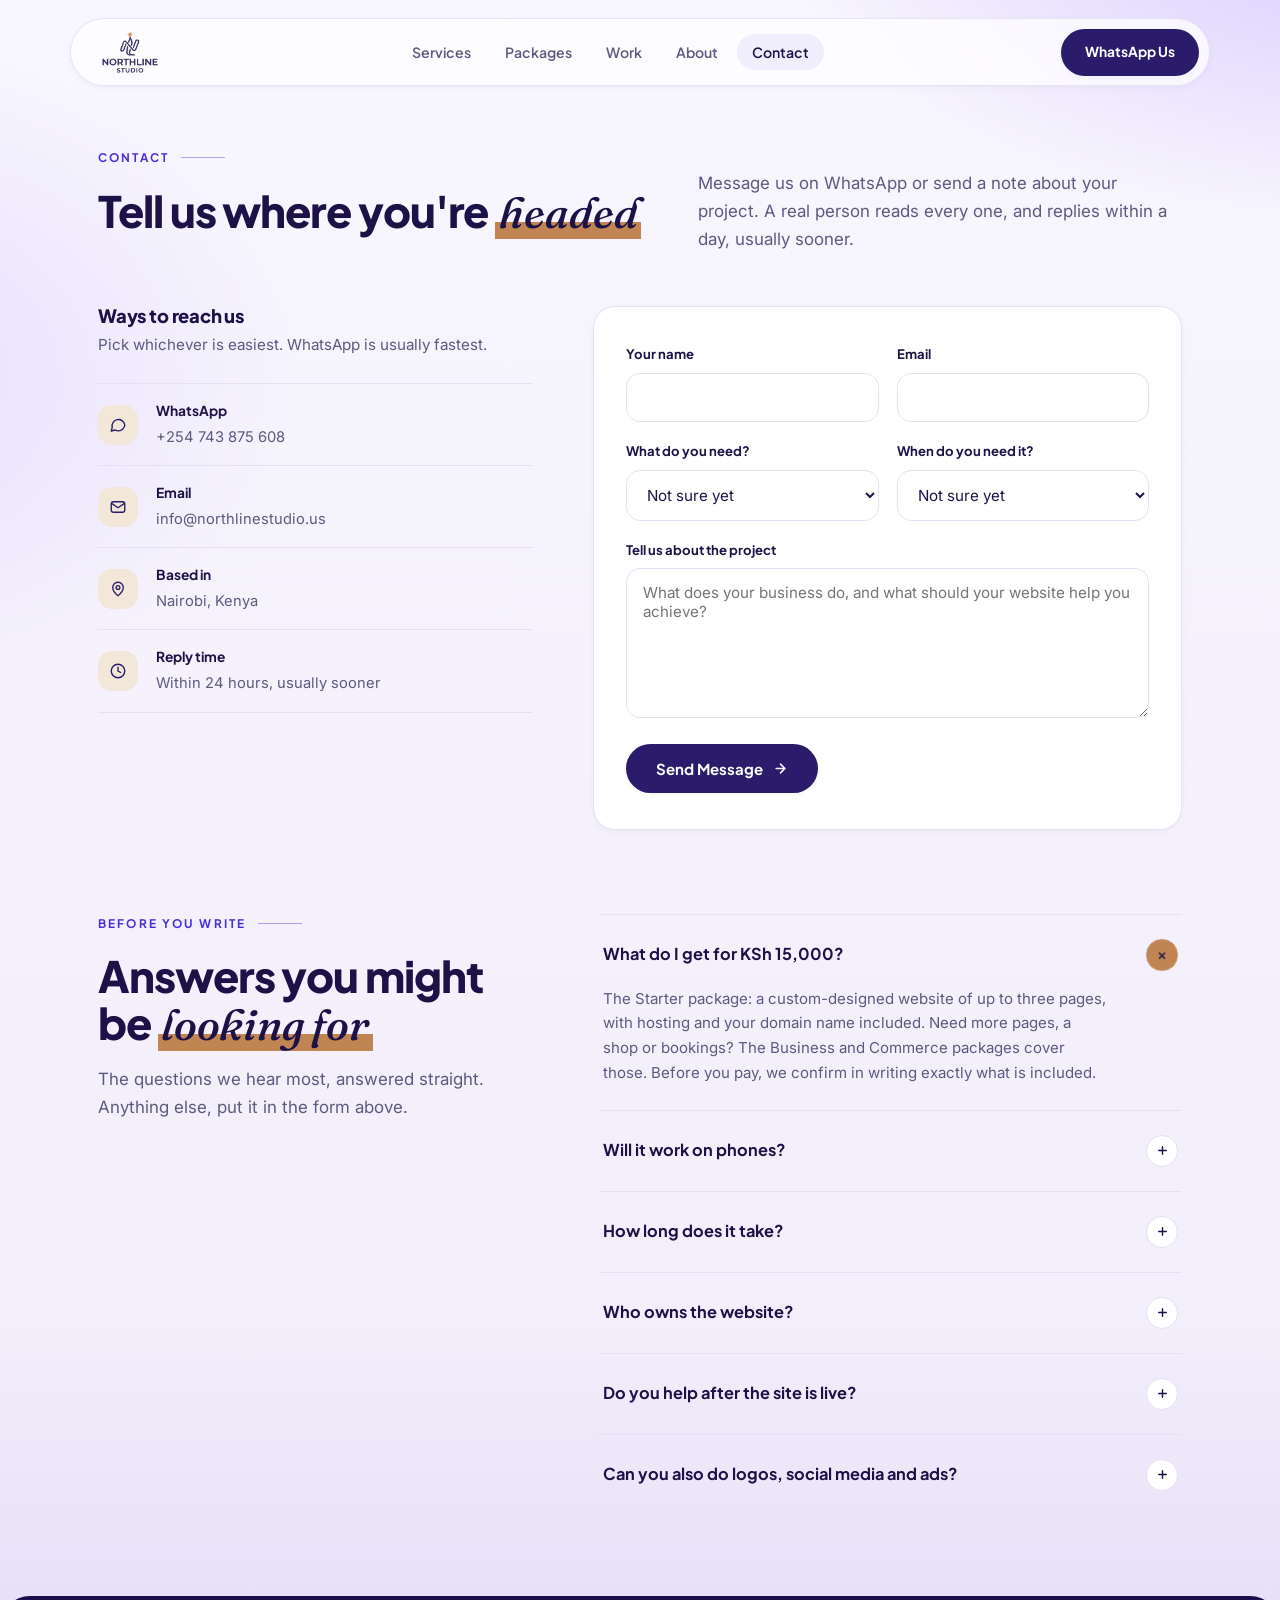
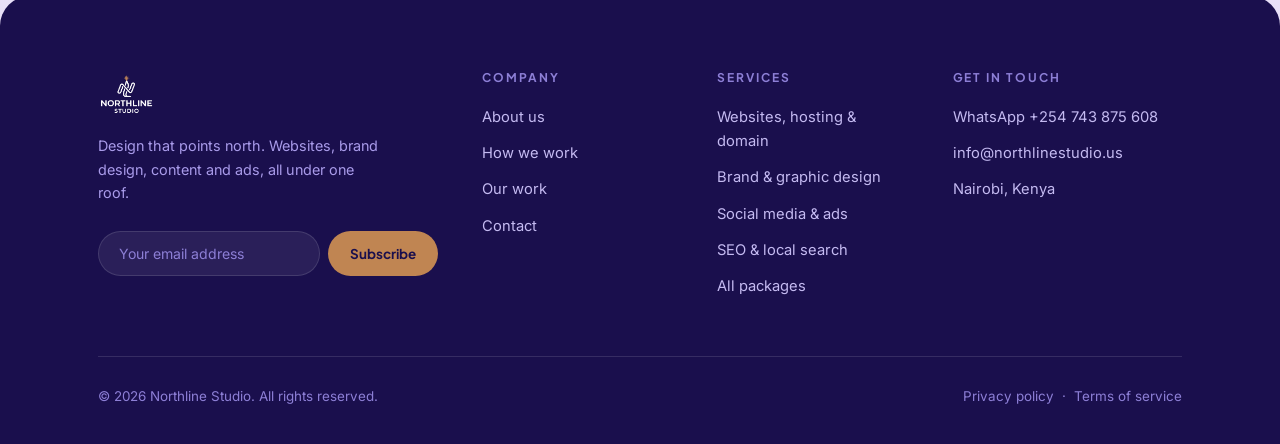
<file: contact.html>
<!DOCTYPE html>
<html lang="en">
<head>
<script>document.documentElement.className+=' js';</script>
<meta charset="UTF-8">
<meta name="viewport" content="width=device-width, initial-scale=1.0">
<title>Contact | Northline Studio</title>
<meta name="description" content="Message Northline Studio on WhatsApp or send us a note about your website or project. A real person reads every message.">
<meta name="theme-color" content="#3E3768">
<link rel="canonical" href="https://northlinestudio.us/contact.html">

<meta property="og:type" content="website">
<meta property="og:locale" content="en_KE">
<meta property="og:title" content="Contact | Northline Studio">
<meta property="og:description" content="Message Northline Studio on WhatsApp or send us a note about your website or project. A real person reads every message.">
<meta property="og:url" content="https://northlinestudio.us/contact.html">
<meta property="og:image" content="https://northlinestudio.us/assets/img/icon-512.png">
<meta property="og:site_name" content="Northline Studio">
<meta name="twitter:card" content="summary_large_image">
<meta name="twitter:title" content="Contact | Northline Studio">
<meta name="twitter:description" content="Message Northline Studio on WhatsApp or send us a note about your website or project. A real person reads every message.">
<meta name="twitter:image" content="https://northlinestudio.us/assets/img/icon-512.png">

<script type="application/ld+json">
{
  "@context": "https://schema.org",
  "@type": "ProfessionalService",
  "@id": "https://northlinestudio.us/#organization",
  "name": "Northline Studio",
  "url": "https://northlinestudio.us/",
  "logo": {
    "@type": "ImageObject",
    "url": "https://northlinestudio.us/assets/img/icon-512.png",
    "width": 512,
    "height": 512
  },
  "image": "https://northlinestudio.us/assets/img/icon-512.png",
  "description": "Northline Studio builds professional websites for businesses in Kenya: website, hosting and domain for KSh 15,000. Plus branding, social media and ads, from one senior studio in Nairobi.",
  "slogan": "Design that points north",
  "email": "info@northlinestudio.us",
  "priceRange": "KSh",
  "telephone": "+254743875608",  "address": {
    "@type": "PostalAddress",
    "addressLocality": "Nairobi",
    "addressRegion": "Nairobi",
    "addressCountry": "KE"
  },
  "geo": {
    "@type": "GeoCoordinates",
    "latitude": "-1.2921",
    "longitude": "36.8219"
  },
  "areaServed": [ { "@type": "City", "name": "Nairobi" }, { "@type": "Country", "name": "Kenya" } ],
  "knowsAbout": ["Web design", "Web development", "Brand design", "Logo design", "Social media marketing", "SEO", "Paid advertising"]}
</script>
<link rel="icon" type="image/png" href="assets/img/favicon.png">
<link rel="apple-touch-icon" href="assets/img/apple-touch-icon.png">
<link rel="manifest" href="manifest.webmanifest">
<link rel="preconnect" href="https://fonts.googleapis.com">
<link rel="preconnect" href="https://fonts.gstatic.com" crossorigin>
<link href="https://fonts.googleapis.com/css2?family=Plus+Jakarta+Sans:wght@400;500;600;700;800&family=Fraunces:ital,opsz,wght@1,9..144,400;1,9..144,500&family=Inter:wght@400;500;600&display=swap" rel="stylesheet">
<link rel="stylesheet" href="assets/css/style.css?v=15">
</head>
<body>

<!-- ============================ NAV ============================ -->
<header>
  <div class="nav-shell">
    <nav class="nav">
      <a class="logo" href="index.html"><img src="assets/img/logo.png" alt="Northline Studio"></a>
      <ul class="nav-links" id="navLinks">
                <li><a href="services.html">Services</a></li>
                <li><a href="packages.html">Packages</a></li>
                <li><a href="work.html">Work</a></li>
                <li><a href="about.html">About</a></li>
                <li><a href="contact.html" class="active">Contact</a></li>
              </ul>
      <div class="nav-right">
        <a class="btn btn-dark nav-cta-desktop" href="https://wa.me/254743875608?text=Hi%20Northline%20Studio%2C%20I%20would%20like%20a%20website%20for%20my%20business.">WhatsApp Us</a>
        <button class="menu-toggle" id="menuToggle" aria-label="Open menu" aria-expanded="false" aria-controls="mobileMenu">
          <svg viewBox="0 0 24 24" fill="none" stroke="currentColor" stroke-width="2" stroke-linecap="round"><line x1="4" y1="7" x2="20" y2="7"/><line x1="4" y1="12" x2="20" y2="12"/><line x1="4" y1="17" x2="14" y2="17"/></svg>
        </button>
      </div>
    </nav>
  </div>
</header>

<!-- ==================== MOBILE MENU (premium slide-in) ==================== -->
<div class="m-backdrop" id="mBackdrop" hidden></div>
<aside class="m-menu" id="mobileMenu" aria-hidden="true" aria-label="Site menu">
  <div class="m-menu__top">
    <a class="logo" href="index.html" aria-label="Northline Studio home"><img src="assets/img/logo.png" alt="Northline Studio"></a>
    <button class="m-menu__close" id="menuClose" aria-label="Close menu">
      <svg viewBox="0 0 24 24"><path d="M6 6l12 12M18 6L6 18"/></svg>
    </button>
  </div>
  <nav class="m-menu__nav" aria-label="Primary">
    <a href="index.html"><span>Home</span><svg viewBox="0 0 24 24"><path d="M9 6l6 6-6 6"/></svg></a>
        <a href="services.html"><span>Services</span><svg viewBox="0 0 24 24"><path d="M9 6l6 6-6 6"/></svg></a>
        <a href="packages.html"><span>Packages</span><svg viewBox="0 0 24 24"><path d="M9 6l6 6-6 6"/></svg></a>
        <a href="work.html"><span>Work</span><svg viewBox="0 0 24 24"><path d="M9 6l6 6-6 6"/></svg></a>
        <a href="about.html"><span>About</span><svg viewBox="0 0 24 24"><path d="M9 6l6 6-6 6"/></svg></a>
        <a href="contact.html" class="active" aria-current="page"><span>Contact</span><svg viewBox="0 0 24 24"><path d="M9 6l6 6-6 6"/></svg></a>
      </nav>
  <div class="m-menu__foot">
    <a class="btn btn-dark m-menu__cta" href="https://wa.me/254743875608?text=Hi%20Northline%20Studio%2C%20I%20would%20like%20a%20website%20for%20my%20business.">WhatsApp Us</a>
    <a class="m-menu__mail" href="mailto:info@northlinestudio.us">info@northlinestudio.us</a>
  </div>
</aside>
<script>
(function(){
  var t=document.getElementById('menuToggle'), m=document.getElementById('mobileMenu'),
      b=document.getElementById('mBackdrop'), c=document.getElementById('menuClose');
  if(!t||!m||!b) return;
  function openMenu(){
    b.hidden=false;
    requestAnimationFrame(function(){ b.classList.add('show'); m.classList.add('open'); });
    document.body.classList.add('menu-open');
    t.setAttribute('aria-expanded','true'); m.setAttribute('aria-hidden','false');
    var f=m.querySelector('.m-menu__nav a'); if(f) f.focus();
  }
  function closeMenu(){
    m.classList.remove('open'); b.classList.remove('show');
    document.body.classList.remove('menu-open');
    t.setAttribute('aria-expanded','false'); m.setAttribute('aria-hidden','true');
    setTimeout(function(){ if(!m.classList.contains('open')) b.hidden=true; }, 420);
    t.focus();
  }
  t.addEventListener('click', openMenu);
  c.addEventListener('click', closeMenu);
  b.addEventListener('click', closeMenu);
  Array.prototype.forEach.call(m.querySelectorAll('a'), function(a){ a.addEventListener('click', closeMenu); });
  document.addEventListener('keydown', function(e){ if(e.key==='Escape' && m.classList.contains('open')) closeMenu(); });
})();
</script>

<main id="top">

  <!-- ============================ CONTACT ============================ -->
  <section class="wrap">
    <div class="sec-head split reveal in">
      <div>
        <span class="eyebrow">Contact</span>
        <h2>Tell us where you're <span class="accent underlined">headed</span></h2>
      </div>
      <p class="lead">Message us on WhatsApp or send a note about your project. A real person reads every one, and replies within a day, usually sooner.</p>
    </div>

    <div class="contact-grid">
      <div class="reveal in">
        <h3 style="margin-bottom:6px">Ways to reach us</h3>
        <p class="lead" style="font-size:.95rem">Pick whichever is easiest. WhatsApp is usually fastest.</p>
        <ul class="contact-ways">
                    <li>
            <span class="icon"><svg viewBox="0 0 24 24" fill="none" stroke="currentColor" stroke-width="1.8" stroke-linecap="round" stroke-linejoin="round"><path d="M21 11.5a8.4 8.4 0 0 1-8.5 8.3c-1.5 0-3-.4-4.2-1.1L3 20l1.3-5A8.4 8.4 0 1 1 21 11.5z"/></svg></span>
            <div><b>WhatsApp</b><a href="https://wa.me/254743875608?text=Hi%20Northline%20Studio%2C%20I%20would%20like%20a%20website%20for%20my%20business." rel="noopener">+254 743 875 608</a></div>
          </li>
                    <li>
            <span class="icon"><svg viewBox="0 0 24 24" fill="none" stroke="currentColor" stroke-width="1.8" stroke-linejoin="round"><rect x="3" y="5" width="18" height="14" rx="3"/><polyline points="4 7.5 12 13 20 7.5"/></svg></span>
            <div><b>Email</b><a href="mailto:info@northlinestudio.us">info@northlinestudio.us</a></div>
          </li>
          <li>
            <span class="icon"><svg viewBox="0 0 24 24" fill="none" stroke="currentColor" stroke-width="1.8" stroke-linejoin="round"><path d="M12 21s-7-5.6-7-11a7 7 0 0 1 14 0c0 5.4-7 11-7 11z"/><circle cx="12" cy="10" r="2.5"/></svg></span>
            <div><b>Based in</b><span class="val">Nairobi, Kenya</span></div>
          </li>
          <li>
            <span class="icon"><svg viewBox="0 0 24 24" fill="none" stroke="currentColor" stroke-width="1.8" stroke-linecap="round"><circle cx="12" cy="12" r="9"/><polyline points="12 7 12 12 15.5 14"/></svg></span>
            <div><b>Reply time</b><span class="val">Within 24 hours, usually sooner</span></div>
          </li>
        </ul>
      </div>

      <div class="contact-card reveal in d1">
        
                <form id="enquiry-form" action="contact.html" data-whatsapp="254743875608">
          <p class="hp" aria-hidden="true">
            <label>Leave this field empty <input type="text" name="company_website" tabindex="-1" autocomplete="off"></label>
          </p>
          <div class="form-grid">
            <div class="field">
              <label for="f-name">Your name</label>
              <input id="f-name" name="name" type="text" required value="">
            </div>
            <div class="field">
              <label for="f-email">Email</label>
              <input id="f-email" name="email" type="email" required value="">
            </div>
            <div class="field">
              <label for="f-service">What do you need?</label>
              <select id="f-service" name="service">
                <option value="">Not sure yet</option>
                                <option>Brand &amp; Graphic Design</option>
                                <option>Websites, Hosting &amp; Domain</option>
                                <option>SEO &amp; Local Search</option>
                                <option>Paid Advertising</option>
                                <option>Content &amp; Video</option>
                                <option>Marketing Strategy</option>
                                <option>Social Media Marketing</option>
                                <option>Email &amp; SMS</option>
                                <option>A package</option>
              </select>
            </div>
            <div class="field">
              <label for="f-timing">When do you need it?</label>
              <select id="f-timing" name="timing">
                <option value="">Not sure yet</option>
                                <option>As soon as possible</option>
                                <option>Within a month</option>
                                <option>Just exploring</option>
                              </select>
            </div>
            <div class="field full">
              <label for="f-message">Tell us about the project</label>
              <textarea id="f-message" name="message" required placeholder="What does your business do, and what should your website help you achieve?"></textarea>
            </div>
            <div class="full">
              <button class="btn btn-dark" type="submit">
                Send Message
                <svg width="15" height="15" viewBox="0 0 24 24" fill="none" stroke="currentColor" stroke-width="2.4" stroke-linecap="round" stroke-linejoin="round"><line x1="5" y1="12" x2="19" y2="12"/><polyline points="12 5 19 12 12 19"/></svg>              </button>
            </div>
          </div>
        </form>
              </div>
    </div>
  </section>

  <!-- ============================ FAQ ============================ -->
  <section class="wrap">
    <div class="faq-grid">
      <div class="faq-side reveal">
        <span class="eyebrow">Before you write</span>
        <h2>Answers you might be <span class="accent underlined">looking for</span></h2>
        <p class="lead">The questions we hear most, answered straight. Anything else, put it in the form above.</p>
      </div>
      <div class="faq reveal d1">
                <details open>
          <summary>What do I get for KSh 15,000?            <span class="plus"><svg viewBox="0 0 24 24" fill="none" stroke="currentColor" stroke-width="2.6" stroke-linecap="round"><line x1="12" y1="5" x2="12" y2="19"/><line x1="5" y1="12" x2="19" y2="12"/></svg></span>          </summary>
          <p>The Starter package: a custom-designed website of up to three pages, with hosting and your domain name included. Need more pages, a shop or bookings? The Business and Commerce packages cover those. Before you pay, we confirm in writing exactly what is included.</p>
        </details>
                <details>
          <summary>Will it work on phones?            <span class="plus"><svg viewBox="0 0 24 24" fill="none" stroke="currentColor" stroke-width="2.6" stroke-linecap="round"><line x1="12" y1="5" x2="12" y2="19"/><line x1="5" y1="12" x2="19" y2="12"/></svg></span>          </summary>
          <p>Yes. Every site we build works on phones, tablets and computers. We design phone-first, because that is where most of your customers will see it.</p>
        </details>
                <details>
          <summary>How long does it take?            <span class="plus"><svg viewBox="0 0 24 24" fill="none" stroke="currentColor" stroke-width="2.6" stroke-linecap="round"><line x1="12" y1="5" x2="12" y2="19"/><line x1="5" y1="12" x2="19" y2="12"/></svg></span>          </summary>
          <p>Faster than most expect. A Starter site can be ready in two to three days once we have your details. Larger sites take a little longer, and either way we put the exact delivery date in your written quote before you pay.</p>
        </details>
                <details>
          <summary>Who owns the website?            <span class="plus"><svg viewBox="0 0 24 24" fill="none" stroke="currentColor" stroke-width="2.6" stroke-linecap="round"><line x1="12" y1="5" x2="12" y2="19"/><line x1="5" y1="12" x2="19" y2="12"/></svg></span>          </summary>
          <p>You do. Once your invoice is paid in full, the design, files and content belong to your business, and we hand everything over in full if you ever decide to leave.</p>
        </details>
                <details>
          <summary>Do you help after the site is live?            <span class="plus"><svg viewBox="0 0 24 24" fill="none" stroke="currentColor" stroke-width="2.6" stroke-linecap="round"><line x1="12" y1="5" x2="12" y2="19"/><line x1="5" y1="12" x2="19" y2="12"/></svg></span>          </summary>
          <p>Yes, support is part of the package. Message us on WhatsApp and a real person replies, usually within a day.</p>
        </details>
                <details>
          <summary>Can you also do logos, social media and ads?            <span class="plus"><svg viewBox="0 0 24 24" fill="none" stroke="currentColor" stroke-width="2.6" stroke-linecap="round"><line x1="12" y1="5" x2="12" y2="19"/><line x1="5" y1="12" x2="19" y2="12"/></svg></span>          </summary>
          <p>Yes. Tell us what you need on WhatsApp and we will send a written quote. Services other than the website package are priced on request.</p>
        </details>
              </div>
    </div>
  </section>

</main>

<!-- ============================ FOOTER ============================ -->
<footer>
  <div class="wrap">
    <div class="foot-grid">
      <div class="about">
        <a class="logo" href="index.html"><img src="assets/img/logo-white.png" alt="Northline Studio"></a>
        <p>Design that points north. Websites, brand design, content and ads, all under one roof.</p>
        <form class="newsletter" onsubmit="event.preventDefault(); this.querySelector('input').value=''; this.querySelector('button').textContent='Subscribed';">
          <input type="email" placeholder="Your email address" aria-label="Email address" required>
          <button class="btn btn-lime" type="submit">Subscribe</button>
        </form>
      </div>
      <div>
        <h3>Company</h3>
        <ul>
          <li><a href="about.html">About us</a></li>
          <li><a href="index.html#process">How we work</a></li>
          <li><a href="work.html">Our work</a></li>
          <li><a href="contact.html">Contact</a></li>
        </ul>
      </div>
      <div>
        <h3>Services</h3>
        <ul>
          <li><a href="packages.html">Websites, hosting & domain</a></li>
          <li><a href="services.html">Brand & graphic design</a></li>
          <li><a href="services.html">Social media & ads</a></li>
          <li><a href="services.html">SEO & local search</a></li>
          <li><a href="packages.html">All packages</a></li>
        </ul>
      </div>
      <div>
        <h3>Get in touch</h3>
        <ul>
                    <li><a href="https://wa.me/254743875608?text=Hi%20Northline%20Studio%2C%20I%20would%20like%20a%20website%20for%20my%20business." rel="noopener">WhatsApp +254 743 875 608</a></li>
                    <li><a href="mailto:info@northlinestudio.us">info@northlinestudio.us</a></li>
          <li>Nairobi, Kenya</li>
        </ul>
      </div>
    </div>
    <div class="foot-bottom">
      <span>&copy; 2026 Northline Studio. All rights reserved.</span>
      <span><a href="legal.html#privacy">Privacy policy</a> &nbsp;&middot;&nbsp; <a href="legal.html#terms">Terms of service</a></span>
    </div>
  </div>
</footer>

<script src="assets/js/main.js?v=5"></script>
<script src="assets/js/static-forms.js"></script>
</body>
</html>
</file>
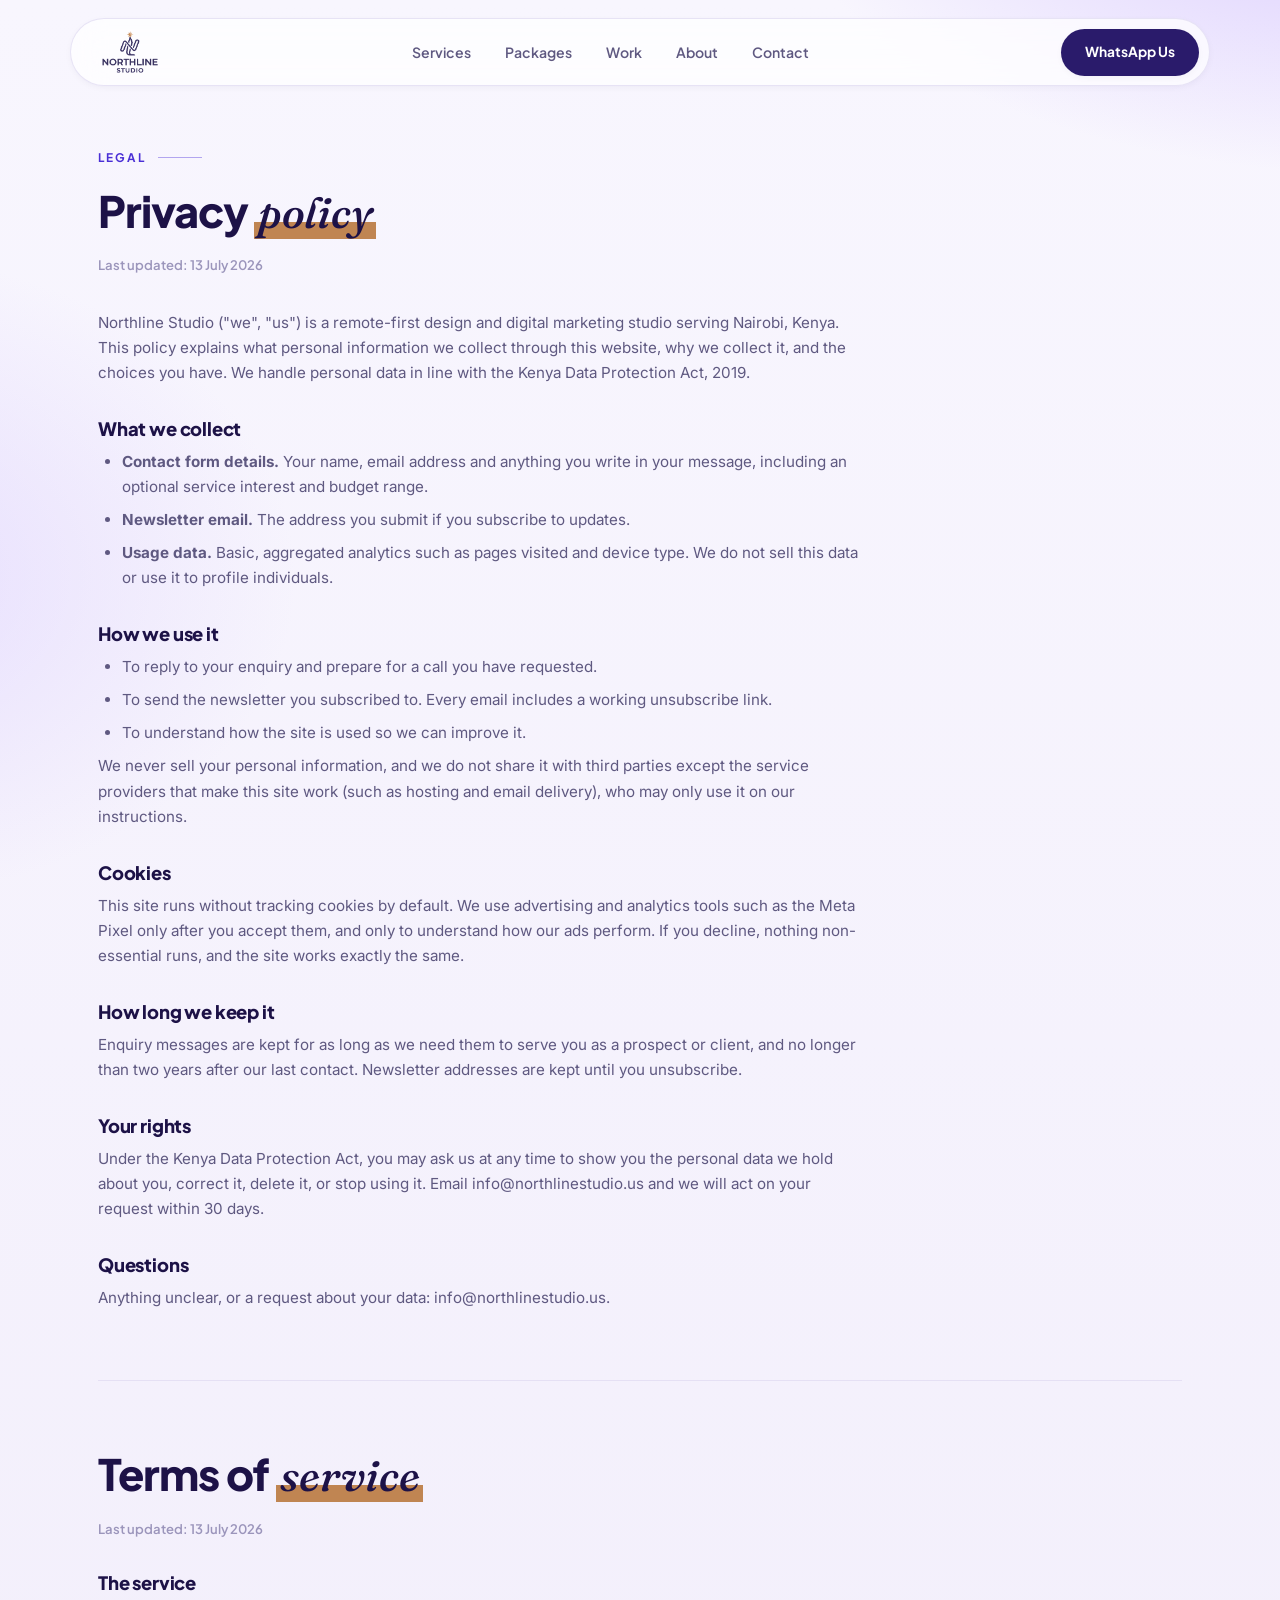
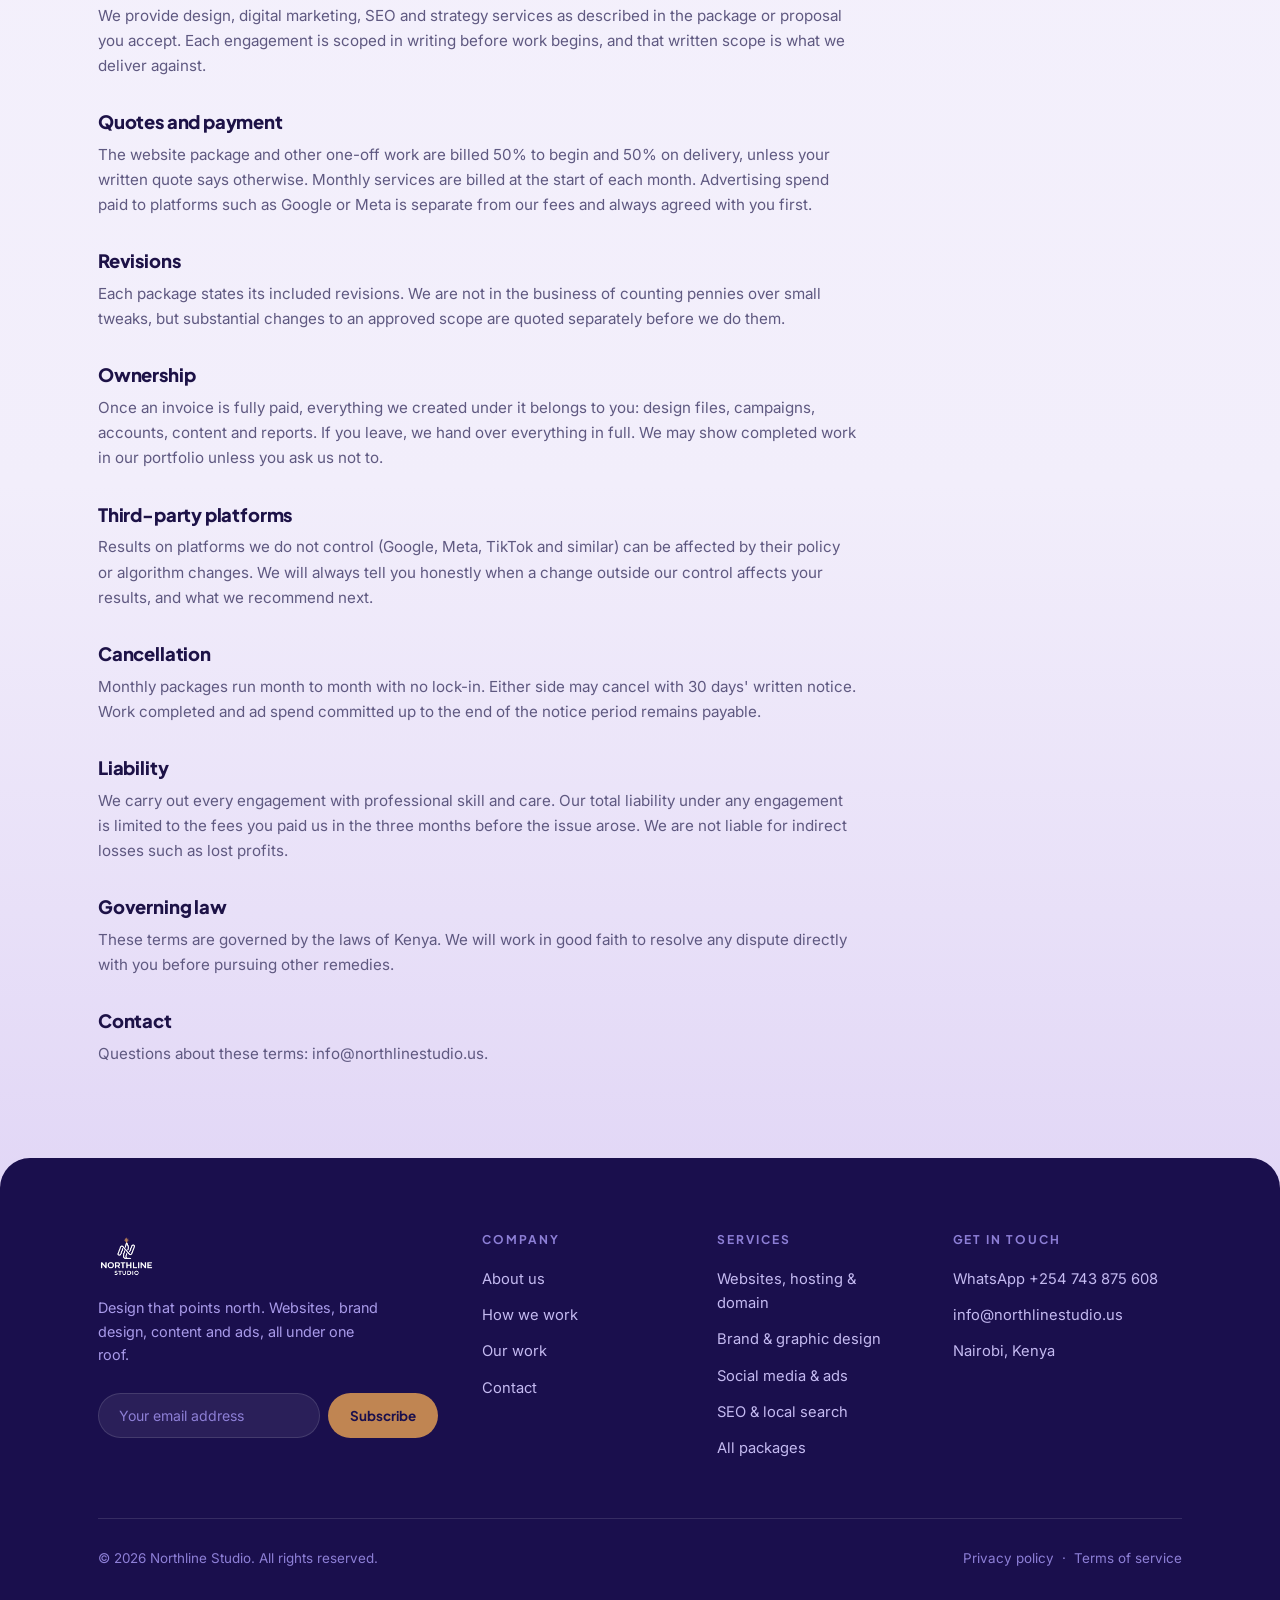
<file: legal.html>
<!DOCTYPE html>
<html lang="en">
<head>
<script>document.documentElement.className+=' js';</script>
<meta charset="UTF-8">
<meta name="viewport" content="width=device-width, initial-scale=1.0">
<title>Privacy &amp; Terms | Northline Studio</title>
<meta name="description" content="Northline Studio privacy policy and terms of service: what we collect, how we use it, and the terms every engagement runs on.">
<meta name="theme-color" content="#3E3768">
<link rel="canonical" href="https://northlinestudio.us/legal.html">

<meta property="og:type" content="website">
<meta property="og:locale" content="en_KE">
<meta property="og:title" content="Privacy &amp; Terms | Northline Studio">
<meta property="og:description" content="Northline Studio privacy policy and terms of service: what we collect, how we use it, and the terms every engagement runs on.">
<meta property="og:url" content="https://northlinestudio.us/legal.html">
<meta property="og:image" content="https://northlinestudio.us/assets/img/icon-512.png">
<meta property="og:site_name" content="Northline Studio">
<meta name="twitter:card" content="summary_large_image">
<meta name="twitter:title" content="Privacy &amp; Terms | Northline Studio">
<meta name="twitter:description" content="Northline Studio privacy policy and terms of service: what we collect, how we use it, and the terms every engagement runs on.">
<meta name="twitter:image" content="https://northlinestudio.us/assets/img/icon-512.png">

<script type="application/ld+json">
{
  "@context": "https://schema.org",
  "@type": "ProfessionalService",
  "@id": "https://northlinestudio.us/#organization",
  "name": "Northline Studio",
  "url": "https://northlinestudio.us/",
  "logo": {
    "@type": "ImageObject",
    "url": "https://northlinestudio.us/assets/img/icon-512.png",
    "width": 512,
    "height": 512
  },
  "image": "https://northlinestudio.us/assets/img/icon-512.png",
  "description": "Northline Studio builds professional websites for businesses in Kenya: website, hosting and domain for KSh 15,000. Plus branding, social media and ads, from one senior studio in Nairobi.",
  "slogan": "Design that points north",
  "email": "info@northlinestudio.us",
  "priceRange": "KSh",
  "telephone": "+254743875608",  "address": {
    "@type": "PostalAddress",
    "addressLocality": "Nairobi",
    "addressRegion": "Nairobi",
    "addressCountry": "KE"
  },
  "geo": {
    "@type": "GeoCoordinates",
    "latitude": "-1.2921",
    "longitude": "36.8219"
  },
  "areaServed": [ { "@type": "City", "name": "Nairobi" }, { "@type": "Country", "name": "Kenya" } ],
  "knowsAbout": ["Web design", "Web development", "Brand design", "Logo design", "Social media marketing", "SEO", "Paid advertising"]}
</script>
<link rel="icon" type="image/png" href="assets/img/favicon.png">
<link rel="apple-touch-icon" href="assets/img/apple-touch-icon.png">
<link rel="manifest" href="manifest.webmanifest">
<link rel="preconnect" href="https://fonts.googleapis.com">
<link rel="preconnect" href="https://fonts.gstatic.com" crossorigin>
<link href="https://fonts.googleapis.com/css2?family=Plus+Jakarta+Sans:wght@400;500;600;700;800&family=Fraunces:ital,opsz,wght@1,9..144,400;1,9..144,500&family=Inter:wght@400;500;600&display=swap" rel="stylesheet">
<link rel="stylesheet" href="assets/css/style.css?v=15">
</head>
<body>

<!-- ============================ NAV ============================ -->
<header>
  <div class="nav-shell">
    <nav class="nav">
      <a class="logo" href="index.html"><img src="assets/img/logo.png" alt="Northline Studio"></a>
      <ul class="nav-links" id="navLinks">
                <li><a href="services.html">Services</a></li>
                <li><a href="packages.html">Packages</a></li>
                <li><a href="work.html">Work</a></li>
                <li><a href="about.html">About</a></li>
                <li><a href="contact.html">Contact</a></li>
              </ul>
      <div class="nav-right">
        <a class="btn btn-dark nav-cta-desktop" href="https://wa.me/254743875608?text=Hi%20Northline%20Studio%2C%20I%20would%20like%20a%20website%20for%20my%20business.">WhatsApp Us</a>
        <button class="menu-toggle" id="menuToggle" aria-label="Open menu" aria-expanded="false" aria-controls="mobileMenu">
          <svg viewBox="0 0 24 24" fill="none" stroke="currentColor" stroke-width="2" stroke-linecap="round"><line x1="4" y1="7" x2="20" y2="7"/><line x1="4" y1="12" x2="20" y2="12"/><line x1="4" y1="17" x2="14" y2="17"/></svg>
        </button>
      </div>
    </nav>
  </div>
</header>

<!-- ==================== MOBILE MENU (premium slide-in) ==================== -->
<div class="m-backdrop" id="mBackdrop" hidden></div>
<aside class="m-menu" id="mobileMenu" aria-hidden="true" aria-label="Site menu">
  <div class="m-menu__top">
    <a class="logo" href="index.html" aria-label="Northline Studio home"><img src="assets/img/logo.png" alt="Northline Studio"></a>
    <button class="m-menu__close" id="menuClose" aria-label="Close menu">
      <svg viewBox="0 0 24 24"><path d="M6 6l12 12M18 6L6 18"/></svg>
    </button>
  </div>
  <nav class="m-menu__nav" aria-label="Primary">
    <a href="index.html"><span>Home</span><svg viewBox="0 0 24 24"><path d="M9 6l6 6-6 6"/></svg></a>
        <a href="services.html"><span>Services</span><svg viewBox="0 0 24 24"><path d="M9 6l6 6-6 6"/></svg></a>
        <a href="packages.html"><span>Packages</span><svg viewBox="0 0 24 24"><path d="M9 6l6 6-6 6"/></svg></a>
        <a href="work.html"><span>Work</span><svg viewBox="0 0 24 24"><path d="M9 6l6 6-6 6"/></svg></a>
        <a href="about.html"><span>About</span><svg viewBox="0 0 24 24"><path d="M9 6l6 6-6 6"/></svg></a>
        <a href="contact.html"><span>Contact</span><svg viewBox="0 0 24 24"><path d="M9 6l6 6-6 6"/></svg></a>
      </nav>
  <div class="m-menu__foot">
    <a class="btn btn-dark m-menu__cta" href="https://wa.me/254743875608?text=Hi%20Northline%20Studio%2C%20I%20would%20like%20a%20website%20for%20my%20business.">WhatsApp Us</a>
    <a class="m-menu__mail" href="mailto:info@northlinestudio.us">info@northlinestudio.us</a>
  </div>
</aside>
<script>
(function(){
  var t=document.getElementById('menuToggle'), m=document.getElementById('mobileMenu'),
      b=document.getElementById('mBackdrop'), c=document.getElementById('menuClose');
  if(!t||!m||!b) return;
  function openMenu(){
    b.hidden=false;
    requestAnimationFrame(function(){ b.classList.add('show'); m.classList.add('open'); });
    document.body.classList.add('menu-open');
    t.setAttribute('aria-expanded','true'); m.setAttribute('aria-hidden','false');
    var f=m.querySelector('.m-menu__nav a'); if(f) f.focus();
  }
  function closeMenu(){
    m.classList.remove('open'); b.classList.remove('show');
    document.body.classList.remove('menu-open');
    t.setAttribute('aria-expanded','false'); m.setAttribute('aria-hidden','true');
    setTimeout(function(){ if(!m.classList.contains('open')) b.hidden=true; }, 420);
    t.focus();
  }
  t.addEventListener('click', openMenu);
  c.addEventListener('click', closeMenu);
  b.addEventListener('click', closeMenu);
  Array.prototype.forEach.call(m.querySelectorAll('a'), function(a){ a.addEventListener('click', closeMenu); });
  document.addEventListener('keydown', function(e){ if(e.key==='Escape' && m.classList.contains('open')) closeMenu(); });
})();
</script>

<main id="top">

  <!-- ============================ PRIVACY ============================ -->
  <section id="privacy" class="wrap">
    <div class="legal reveal in">
      <span class="eyebrow">Legal</span>
      <h2 style="margin-top:20px">Privacy <span class="accent underlined">policy</span></h2>
      <p class="updated">Last updated: 13 July 2026</p>

      <p>Northline Studio ("we", "us") is a remote-first design and digital marketing studio serving Nairobi, Kenya. This policy explains what personal information we collect through this website, why we collect it, and the choices you have. We handle personal data in line with the Kenya Data Protection Act, 2019.</p>

      <h3>What we collect</h3>
      <ul>
        <li><b>Contact form details.</b> Your name, email address and anything you write in your message, including an optional service interest and budget range.</li>
        <li><b>Newsletter email.</b> The address you submit if you subscribe to updates.</li>
        <li><b>Usage data.</b> Basic, aggregated analytics such as pages visited and device type. We do not sell this data or use it to profile individuals.</li>
      </ul>

      <h3>How we use it</h3>
      <ul>
        <li>To reply to your enquiry and prepare for a call you have requested.</li>
        <li>To send the newsletter you subscribed to. Every email includes a working unsubscribe link.</li>
        <li>To understand how the site is used so we can improve it.</li>
      </ul>
      <p>We never sell your personal information, and we do not share it with third parties except the service providers that make this site work (such as hosting and email delivery), who may only use it on our instructions.</p>

      <h3 id="cookies">Cookies</h3>
      <p>This site runs without tracking cookies by default. We use advertising and analytics tools such as the Meta Pixel only after you accept them, and only to understand how our ads perform. If you decline, nothing non-essential runs, and the site works exactly the same.</p>

      <h3>How long we keep it</h3>
      <p>Enquiry messages are kept for as long as we need them to serve you as a prospect or client, and no longer than two years after our last contact. Newsletter addresses are kept until you unsubscribe.</p>

      <h3>Your rights</h3>
      <p>Under the Kenya Data Protection Act, you may ask us at any time to show you the personal data we hold about you, correct it, delete it, or stop using it. Email <a href="mailto:info@northlinestudio.us">info@northlinestudio.us</a> and we will act on your request within 30 days.</p>

      <h3>Questions</h3>
      <p>Anything unclear, or a request about your data: <a href="mailto:info@northlinestudio.us">info@northlinestudio.us</a>.</p>
    </div>

    <hr class="legal-divider">

    <!-- ============================ TERMS ============================ -->
    <div class="legal" id="terms">
      <h2>Terms of <span class="accent underlined">service</span></h2>
      <p class="updated">Last updated: 13 July 2026</p>

      <h3>The service</h3>
      <p>We provide design, digital marketing, SEO and strategy services as described in the package or proposal you accept. Each engagement is scoped in writing before work begins, and that written scope is what we deliver against.</p>

      <h3>Quotes and payment</h3>
      <p>The website package and other one-off work are billed 50% to begin and 50% on delivery, unless your written quote says otherwise. Monthly services are billed at the start of each month. Advertising spend paid to platforms such as Google or Meta is separate from our fees and always agreed with you first.</p>

      <h3>Revisions</h3>
      <p>Each package states its included revisions. We are not in the business of counting pennies over small tweaks, but substantial changes to an approved scope are quoted separately before we do them.</p>

      <h3>Ownership</h3>
      <p>Once an invoice is fully paid, everything we created under it belongs to you: design files, campaigns, accounts, content and reports. If you leave, we hand over everything in full. We may show completed work in our portfolio unless you ask us not to.</p>

      <h3>Third-party platforms</h3>
      <p>Results on platforms we do not control (Google, Meta, TikTok and similar) can be affected by their policy or algorithm changes. We will always tell you honestly when a change outside our control affects your results, and what we recommend next.</p>

      <h3>Cancellation</h3>
      <p>Monthly packages run month to month with no lock-in. Either side may cancel with 30 days' written notice. Work completed and ad spend committed up to the end of the notice period remains payable.</p>

      <h3>Liability</h3>
      <p>We carry out every engagement with professional skill and care. Our total liability under any engagement is limited to the fees you paid us in the three months before the issue arose. We are not liable for indirect losses such as lost profits.</p>

      <h3>Governing law</h3>
      <p>These terms are governed by the laws of Kenya. We will work in good faith to resolve any dispute directly with you before pursuing other remedies.</p>

      <h3>Contact</h3>
      <p>Questions about these terms: <a href="mailto:info@northlinestudio.us">info@northlinestudio.us</a>.</p>
    </div>
  </section>

</main>

<!-- ============================ FOOTER ============================ -->
<footer>
  <div class="wrap">
    <div class="foot-grid">
      <div class="about">
        <a class="logo" href="index.html"><img src="assets/img/logo-white.png" alt="Northline Studio"></a>
        <p>Design that points north. Websites, brand design, content and ads, all under one roof.</p>
        <form class="newsletter" onsubmit="event.preventDefault(); this.querySelector('input').value=''; this.querySelector('button').textContent='Subscribed';">
          <input type="email" placeholder="Your email address" aria-label="Email address" required>
          <button class="btn btn-lime" type="submit">Subscribe</button>
        </form>
      </div>
      <div>
        <h3>Company</h3>
        <ul>
          <li><a href="about.html">About us</a></li>
          <li><a href="index.html#process">How we work</a></li>
          <li><a href="work.html">Our work</a></li>
          <li><a href="contact.html">Contact</a></li>
        </ul>
      </div>
      <div>
        <h3>Services</h3>
        <ul>
          <li><a href="packages.html">Websites, hosting & domain</a></li>
          <li><a href="services.html">Brand & graphic design</a></li>
          <li><a href="services.html">Social media & ads</a></li>
          <li><a href="services.html">SEO & local search</a></li>
          <li><a href="packages.html">All packages</a></li>
        </ul>
      </div>
      <div>
        <h3>Get in touch</h3>
        <ul>
                    <li><a href="https://wa.me/254743875608?text=Hi%20Northline%20Studio%2C%20I%20would%20like%20a%20website%20for%20my%20business." rel="noopener">WhatsApp +254 743 875 608</a></li>
                    <li><a href="mailto:info@northlinestudio.us">info@northlinestudio.us</a></li>
          <li>Nairobi, Kenya</li>
        </ul>
      </div>
    </div>
    <div class="foot-bottom">
      <span>&copy; 2026 Northline Studio. All rights reserved.</span>
      <span><a href="legal.html#privacy">Privacy policy</a> &nbsp;&middot;&nbsp; <a href="legal.html#terms">Terms of service</a></span>
    </div>
  </div>
</footer>

<script src="assets/js/main.js?v=5"></script>
<script src="assets/js/static-forms.js"></script>
</body>
</html>
</file>
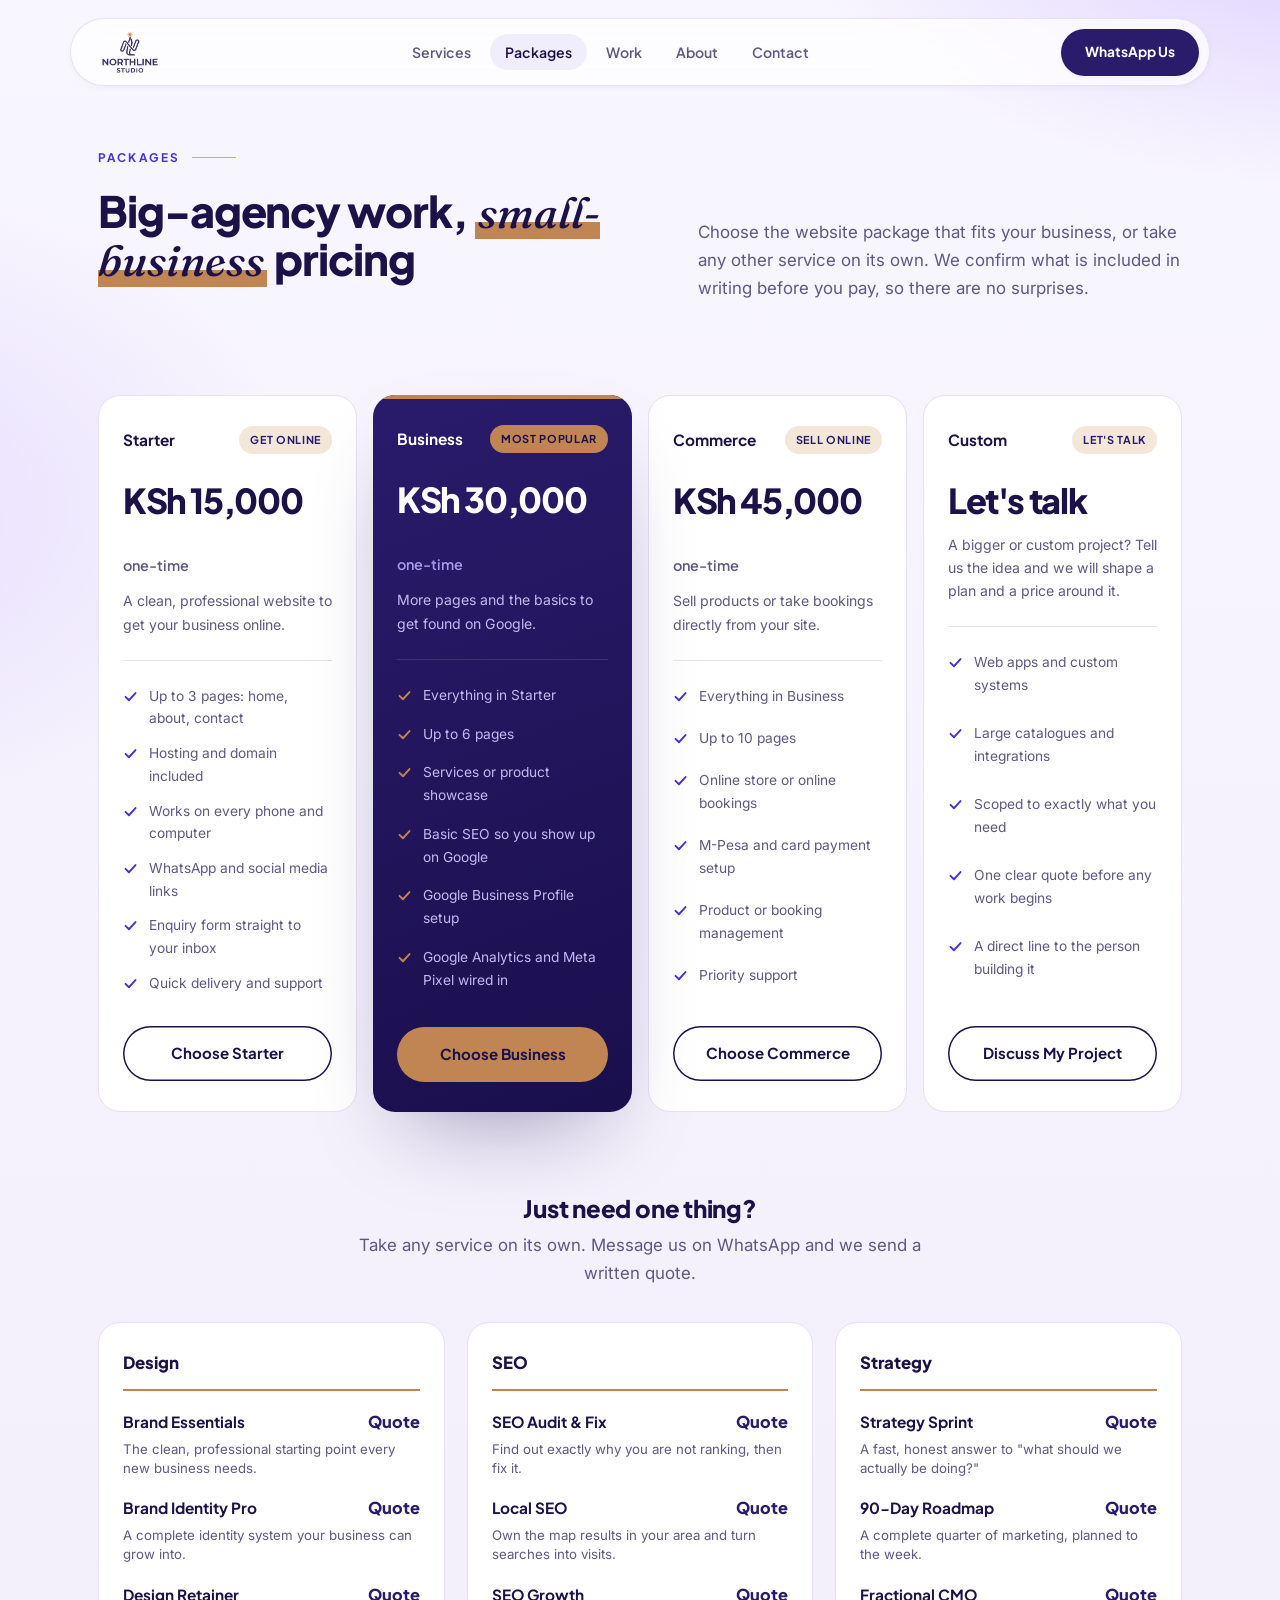
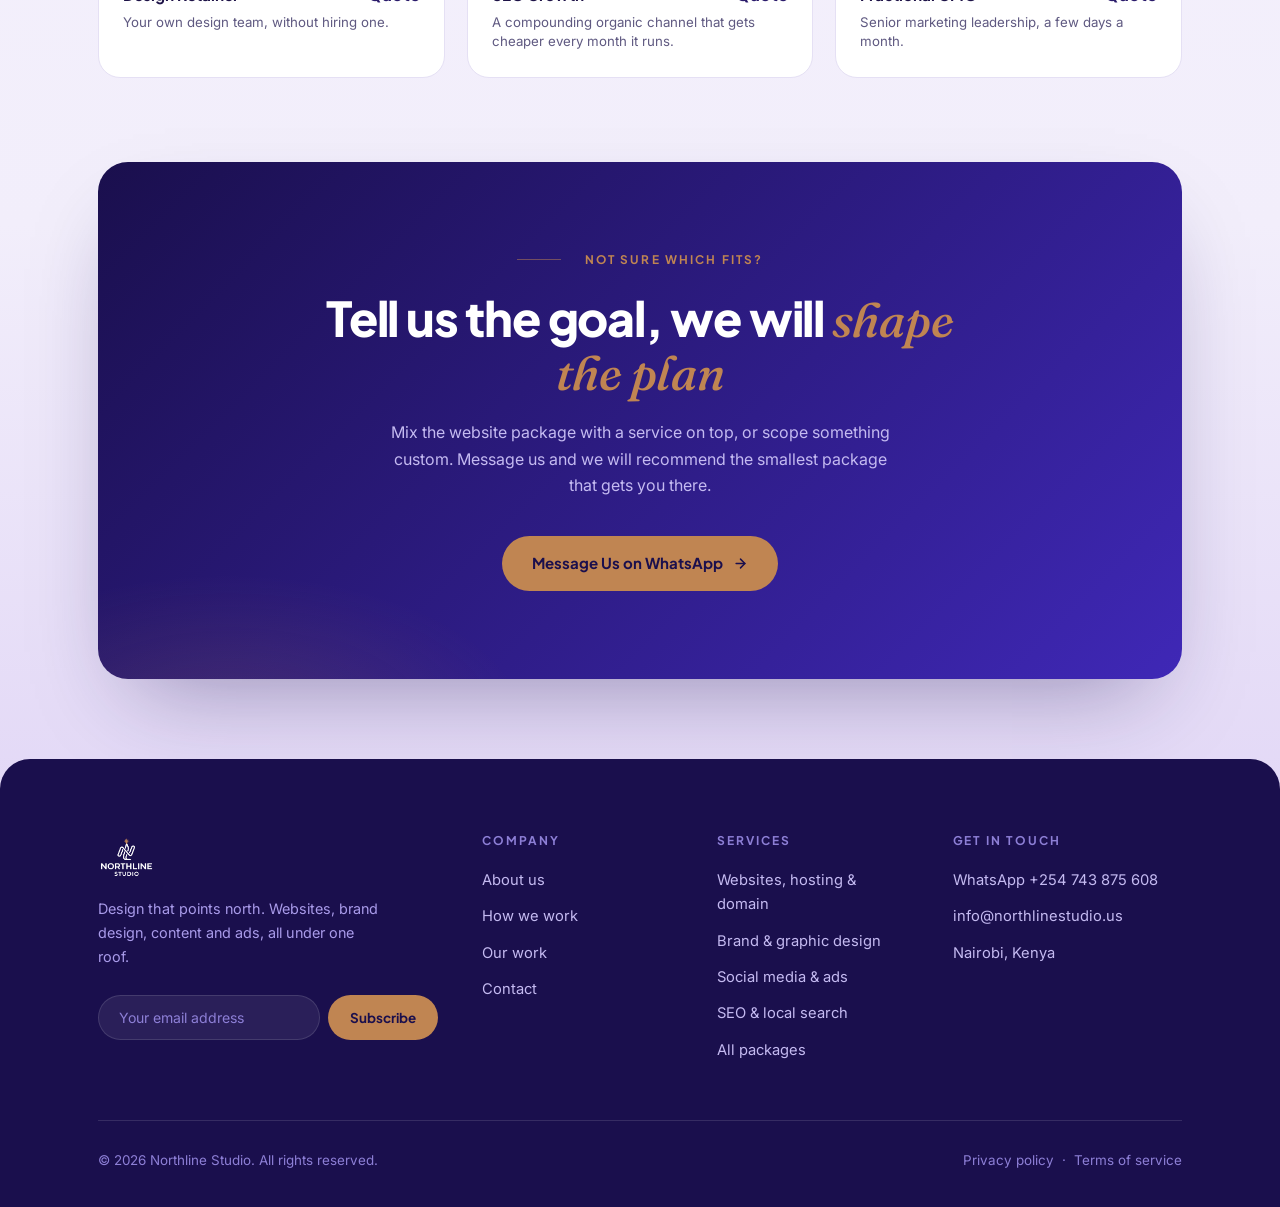
<file: packages.html>
<!DOCTYPE html>
<html lang="en">
<head>
<script>document.documentElement.className+=' js';</script>
<meta charset="UTF-8">
<meta name="viewport" content="width=device-width, initial-scale=1.0">
<title>Packages | Northline Studio</title>
<meta name="description" content="Website, hosting and domain for KSh 15,000, one price. Logo design, social media, SEO and ads for Kenyan businesses are quoted in writing before you pay.">
<meta name="theme-color" content="#3E3768">
<link rel="canonical" href="https://northlinestudio.us/packages.html">

<meta property="og:type" content="website">
<meta property="og:locale" content="en_KE">
<meta property="og:title" content="Packages | Northline Studio">
<meta property="og:description" content="Website, hosting and domain for KSh 15,000, one price. Logo design, social media, SEO and ads for Kenyan businesses are quoted in writing before you pay.">
<meta property="og:url" content="https://northlinestudio.us/packages.html">
<meta property="og:image" content="https://northlinestudio.us/assets/img/icon-512.png">
<meta property="og:site_name" content="Northline Studio">
<meta name="twitter:card" content="summary_large_image">
<meta name="twitter:title" content="Packages | Northline Studio">
<meta name="twitter:description" content="Website, hosting and domain for KSh 15,000, one price. Logo design, social media, SEO and ads for Kenyan businesses are quoted in writing before you pay.">
<meta name="twitter:image" content="https://northlinestudio.us/assets/img/icon-512.png">

<script type="application/ld+json">
{
  "@context": "https://schema.org",
  "@type": "ProfessionalService",
  "@id": "https://northlinestudio.us/#organization",
  "name": "Northline Studio",
  "url": "https://northlinestudio.us/",
  "logo": {
    "@type": "ImageObject",
    "url": "https://northlinestudio.us/assets/img/icon-512.png",
    "width": 512,
    "height": 512
  },
  "image": "https://northlinestudio.us/assets/img/icon-512.png",
  "description": "Northline Studio builds professional websites for businesses in Kenya: website, hosting and domain for KSh 15,000. Plus branding, social media and ads, from one senior studio in Nairobi.",
  "slogan": "Design that points north",
  "email": "info@northlinestudio.us",
  "priceRange": "KSh",
  "telephone": "+254743875608",  "address": {
    "@type": "PostalAddress",
    "addressLocality": "Nairobi",
    "addressRegion": "Nairobi",
    "addressCountry": "KE"
  },
  "geo": {
    "@type": "GeoCoordinates",
    "latitude": "-1.2921",
    "longitude": "36.8219"
  },
  "areaServed": [ { "@type": "City", "name": "Nairobi" }, { "@type": "Country", "name": "Kenya" } ],
  "knowsAbout": ["Web design", "Web development", "Brand design", "Logo design", "Social media marketing", "SEO", "Paid advertising"]}
</script>
<link rel="icon" type="image/png" href="assets/img/favicon.png">
<link rel="apple-touch-icon" href="assets/img/apple-touch-icon.png">
<link rel="manifest" href="manifest.webmanifest">
<link rel="preconnect" href="https://fonts.googleapis.com">
<link rel="preconnect" href="https://fonts.gstatic.com" crossorigin>
<link href="https://fonts.googleapis.com/css2?family=Plus+Jakarta+Sans:wght@400;500;600;700;800&family=Fraunces:ital,opsz,wght@1,9..144,400;1,9..144,500&family=Inter:wght@400;500;600&display=swap" rel="stylesheet">
<link rel="stylesheet" href="assets/css/style.css?v=15">
</head>
<body>

<!-- ============================ NAV ============================ -->
<header>
  <div class="nav-shell">
    <nav class="nav">
      <a class="logo" href="index.html"><img src="assets/img/logo.png" alt="Northline Studio"></a>
      <ul class="nav-links" id="navLinks">
                <li><a href="services.html">Services</a></li>
                <li><a href="packages.html" class="active">Packages</a></li>
                <li><a href="work.html">Work</a></li>
                <li><a href="about.html">About</a></li>
                <li><a href="contact.html">Contact</a></li>
              </ul>
      <div class="nav-right">
        <a class="btn btn-dark nav-cta-desktop" href="https://wa.me/254743875608?text=Hi%20Northline%20Studio%2C%20I%20would%20like%20a%20website%20for%20my%20business.">WhatsApp Us</a>
        <button class="menu-toggle" id="menuToggle" aria-label="Open menu" aria-expanded="false" aria-controls="mobileMenu">
          <svg viewBox="0 0 24 24" fill="none" stroke="currentColor" stroke-width="2" stroke-linecap="round"><line x1="4" y1="7" x2="20" y2="7"/><line x1="4" y1="12" x2="20" y2="12"/><line x1="4" y1="17" x2="14" y2="17"/></svg>
        </button>
      </div>
    </nav>
  </div>
</header>

<!-- ==================== MOBILE MENU (premium slide-in) ==================== -->
<div class="m-backdrop" id="mBackdrop" hidden></div>
<aside class="m-menu" id="mobileMenu" aria-hidden="true" aria-label="Site menu">
  <div class="m-menu__top">
    <a class="logo" href="index.html" aria-label="Northline Studio home"><img src="assets/img/logo.png" alt="Northline Studio"></a>
    <button class="m-menu__close" id="menuClose" aria-label="Close menu">
      <svg viewBox="0 0 24 24"><path d="M6 6l12 12M18 6L6 18"/></svg>
    </button>
  </div>
  <nav class="m-menu__nav" aria-label="Primary">
    <a href="index.html"><span>Home</span><svg viewBox="0 0 24 24"><path d="M9 6l6 6-6 6"/></svg></a>
        <a href="services.html"><span>Services</span><svg viewBox="0 0 24 24"><path d="M9 6l6 6-6 6"/></svg></a>
        <a href="packages.html" class="active" aria-current="page"><span>Packages</span><svg viewBox="0 0 24 24"><path d="M9 6l6 6-6 6"/></svg></a>
        <a href="work.html"><span>Work</span><svg viewBox="0 0 24 24"><path d="M9 6l6 6-6 6"/></svg></a>
        <a href="about.html"><span>About</span><svg viewBox="0 0 24 24"><path d="M9 6l6 6-6 6"/></svg></a>
        <a href="contact.html"><span>Contact</span><svg viewBox="0 0 24 24"><path d="M9 6l6 6-6 6"/></svg></a>
      </nav>
  <div class="m-menu__foot">
    <a class="btn btn-dark m-menu__cta" href="https://wa.me/254743875608?text=Hi%20Northline%20Studio%2C%20I%20would%20like%20a%20website%20for%20my%20business.">WhatsApp Us</a>
    <a class="m-menu__mail" href="mailto:info@northlinestudio.us">info@northlinestudio.us</a>
  </div>
</aside>
<script>
(function(){
  var t=document.getElementById('menuToggle'), m=document.getElementById('mobileMenu'),
      b=document.getElementById('mBackdrop'), c=document.getElementById('menuClose');
  if(!t||!m||!b) return;
  function openMenu(){
    b.hidden=false;
    requestAnimationFrame(function(){ b.classList.add('show'); m.classList.add('open'); });
    document.body.classList.add('menu-open');
    t.setAttribute('aria-expanded','true'); m.setAttribute('aria-hidden','false');
    var f=m.querySelector('.m-menu__nav a'); if(f) f.focus();
  }
  function closeMenu(){
    m.classList.remove('open'); b.classList.remove('show');
    document.body.classList.remove('menu-open');
    t.setAttribute('aria-expanded','false'); m.setAttribute('aria-hidden','true');
    setTimeout(function(){ if(!m.classList.contains('open')) b.hidden=true; }, 420);
    t.focus();
  }
  t.addEventListener('click', openMenu);
  c.addEventListener('click', closeMenu);
  b.addEventListener('click', closeMenu);
  Array.prototype.forEach.call(m.querySelectorAll('a'), function(a){ a.addEventListener('click', closeMenu); });
  document.addEventListener('keydown', function(e){ if(e.key==='Escape' && m.classList.contains('open')) closeMenu(); });
})();
</script>

<main id="top">

  <!-- ============================ INTRO ============================ -->
  <section class="wrap" style="padding-bottom:0">
    <div class="sec-head split reveal in">
      <div>
        <span class="eyebrow">Packages</span>
        <h2>Big-agency work, <span class="accent underlined">small-business</span> pricing</h2>
      </div>
      <p class="lead">Choose the website package that fits your business, or take any other service on its own. We confirm what is included in writing before you pay, so there are no surprises.</p>
    </div>
  </section>

  <!-- ============================ WEBSITE PACKAGES ============================ -->
  <section class="wrap" style="padding-top:40px">
        <div class="plans plans--four reveal">
            <div class="plan">
        <div class="tier">Starter <span class="tag">Get online</span></div>
        <div class="price">KSh 15,000 <small>one-time</small></div>
        <p class="desc">A clean, professional website to get your business online.</p>
        <ul>
                    <li><svg viewBox="0 0 24 24" fill="none" stroke="currentColor" stroke-width="3" stroke-linecap="round" stroke-linejoin="round"><polyline points="4 12.5 9.5 18 20 6.5"/></svg>Up to 3 pages: home, about, contact</li>
                    <li><svg viewBox="0 0 24 24" fill="none" stroke="currentColor" stroke-width="3" stroke-linecap="round" stroke-linejoin="round"><polyline points="4 12.5 9.5 18 20 6.5"/></svg>Hosting and domain included</li>
                    <li><svg viewBox="0 0 24 24" fill="none" stroke="currentColor" stroke-width="3" stroke-linecap="round" stroke-linejoin="round"><polyline points="4 12.5 9.5 18 20 6.5"/></svg>Works on every phone and computer</li>
                    <li><svg viewBox="0 0 24 24" fill="none" stroke="currentColor" stroke-width="3" stroke-linecap="round" stroke-linejoin="round"><polyline points="4 12.5 9.5 18 20 6.5"/></svg>WhatsApp and social media links</li>
                    <li><svg viewBox="0 0 24 24" fill="none" stroke="currentColor" stroke-width="3" stroke-linecap="round" stroke-linejoin="round"><polyline points="4 12.5 9.5 18 20 6.5"/></svg>Enquiry form straight to your inbox</li>
                    <li><svg viewBox="0 0 24 24" fill="none" stroke="currentColor" stroke-width="3" stroke-linecap="round" stroke-linejoin="round"><polyline points="4 12.5 9.5 18 20 6.5"/></svg>Quick delivery and support</li>
                  </ul>
        <a class="btn btn-outline" href="https://wa.me/254743875608?text=Hi%20Northline%20Studio%2C%20I%20would%20like%20a%20website%20for%20my%20business.">Choose Starter</a>
      </div>
            <div class="plan featured">
        <div class="tier">Business <span class="tag">Most popular</span></div>
        <div class="price">KSh 30,000 <small>one-time</small></div>
        <p class="desc">More pages and the basics to get found on Google.</p>
        <ul>
                    <li><svg viewBox="0 0 24 24" fill="none" stroke="currentColor" stroke-width="3" stroke-linecap="round" stroke-linejoin="round"><polyline points="4 12.5 9.5 18 20 6.5"/></svg>Everything in Starter</li>
                    <li><svg viewBox="0 0 24 24" fill="none" stroke="currentColor" stroke-width="3" stroke-linecap="round" stroke-linejoin="round"><polyline points="4 12.5 9.5 18 20 6.5"/></svg>Up to 6 pages</li>
                    <li><svg viewBox="0 0 24 24" fill="none" stroke="currentColor" stroke-width="3" stroke-linecap="round" stroke-linejoin="round"><polyline points="4 12.5 9.5 18 20 6.5"/></svg>Services or product showcase</li>
                    <li><svg viewBox="0 0 24 24" fill="none" stroke="currentColor" stroke-width="3" stroke-linecap="round" stroke-linejoin="round"><polyline points="4 12.5 9.5 18 20 6.5"/></svg>Basic SEO so you show up on Google</li>
                    <li><svg viewBox="0 0 24 24" fill="none" stroke="currentColor" stroke-width="3" stroke-linecap="round" stroke-linejoin="round"><polyline points="4 12.5 9.5 18 20 6.5"/></svg>Google Business Profile setup</li>
                    <li><svg viewBox="0 0 24 24" fill="none" stroke="currentColor" stroke-width="3" stroke-linecap="round" stroke-linejoin="round"><polyline points="4 12.5 9.5 18 20 6.5"/></svg>Google Analytics and Meta Pixel wired in</li>
                  </ul>
        <a class="btn btn-lime" href="https://wa.me/254743875608?text=Hi%20Northline%20Studio%2C%20I%20would%20like%20a%20website%20for%20my%20business.">Choose Business</a>
      </div>
            <div class="plan">
        <div class="tier">Commerce <span class="tag">Sell online</span></div>
        <div class="price">KSh 45,000 <small>one-time</small></div>
        <p class="desc">Sell products or take bookings directly from your site.</p>
        <ul>
                    <li><svg viewBox="0 0 24 24" fill="none" stroke="currentColor" stroke-width="3" stroke-linecap="round" stroke-linejoin="round"><polyline points="4 12.5 9.5 18 20 6.5"/></svg>Everything in Business</li>
                    <li><svg viewBox="0 0 24 24" fill="none" stroke="currentColor" stroke-width="3" stroke-linecap="round" stroke-linejoin="round"><polyline points="4 12.5 9.5 18 20 6.5"/></svg>Up to 10 pages</li>
                    <li><svg viewBox="0 0 24 24" fill="none" stroke="currentColor" stroke-width="3" stroke-linecap="round" stroke-linejoin="round"><polyline points="4 12.5 9.5 18 20 6.5"/></svg>Online store or online bookings</li>
                    <li><svg viewBox="0 0 24 24" fill="none" stroke="currentColor" stroke-width="3" stroke-linecap="round" stroke-linejoin="round"><polyline points="4 12.5 9.5 18 20 6.5"/></svg>M-Pesa and card payment setup</li>
                    <li><svg viewBox="0 0 24 24" fill="none" stroke="currentColor" stroke-width="3" stroke-linecap="round" stroke-linejoin="round"><polyline points="4 12.5 9.5 18 20 6.5"/></svg>Product or booking management</li>
                    <li><svg viewBox="0 0 24 24" fill="none" stroke="currentColor" stroke-width="3" stroke-linecap="round" stroke-linejoin="round"><polyline points="4 12.5 9.5 18 20 6.5"/></svg>Priority support</li>
                  </ul>
        <a class="btn btn-outline" href="https://wa.me/254743875608?text=Hi%20Northline%20Studio%2C%20I%20would%20like%20a%20website%20for%20my%20business.">Choose Commerce</a>
      </div>
            <div class="plan">
        <div class="tier">Custom <span class="tag">Let&#039;s talk</span></div>
        <div class="price">Let's talk <small></small></div>
        <p class="desc">A bigger or custom project? Tell us the idea and we will shape a plan and a price around it.</p>
        <ul>
                    <li><svg viewBox="0 0 24 24" fill="none" stroke="currentColor" stroke-width="3" stroke-linecap="round" stroke-linejoin="round"><polyline points="4 12.5 9.5 18 20 6.5"/></svg>Web apps and custom systems</li>
                    <li><svg viewBox="0 0 24 24" fill="none" stroke="currentColor" stroke-width="3" stroke-linecap="round" stroke-linejoin="round"><polyline points="4 12.5 9.5 18 20 6.5"/></svg>Large catalogues and integrations</li>
                    <li><svg viewBox="0 0 24 24" fill="none" stroke="currentColor" stroke-width="3" stroke-linecap="round" stroke-linejoin="round"><polyline points="4 12.5 9.5 18 20 6.5"/></svg>Scoped to exactly what you need</li>
                    <li><svg viewBox="0 0 24 24" fill="none" stroke="currentColor" stroke-width="3" stroke-linecap="round" stroke-linejoin="round"><polyline points="4 12.5 9.5 18 20 6.5"/></svg>One clear quote before any work begins</li>
                    <li><svg viewBox="0 0 24 24" fill="none" stroke="currentColor" stroke-width="3" stroke-linecap="round" stroke-linejoin="round"><polyline points="4 12.5 9.5 18 20 6.5"/></svg>A direct line to the person building it</li>
                  </ul>
        <a class="btn btn-outline" href="https://wa.me/254743875608?text=Hi%20Northline%20Studio%2C%20I%20would%20like%20a%20website%20for%20my%20business.">Discuss My Project</a>
      </div>
          </div>
  </section>

  <!-- ============================ SINGLE SERVICES ============================ -->
  <section class="wrap">
    <div class="sec-head reveal" style="text-align:center;max-width:640px;margin:0 auto 34px">
      <h3 style="font-size:1.5rem">Just need one thing?</h3>
      <p class="lead" style="margin:10px auto 0">Take any service on its own. Message us on WhatsApp and we send a written quote.</p>
    </div>
    <div class="svc-menu reveal">
            <div class="svc-col">
        <h4 class="svc-col__h">Design</h4>
        <ul>
                    <li>
            <div class="svc-row">
              <span class="svc-name">Brand Essentials</span>
              <span class="svc-price">Quote</span>
            </div>
            <p class="svc-desc">The clean, professional starting point every new business needs.</p>
          </li>
                    <li>
            <div class="svc-row">
              <span class="svc-name">Brand Identity Pro</span>
              <span class="svc-price">Quote</span>
            </div>
            <p class="svc-desc">A complete identity system your business can grow into.</p>
          </li>
                    <li>
            <div class="svc-row">
              <span class="svc-name">Design Retainer</span>
              <span class="svc-price">Quote</span>
            </div>
            <p class="svc-desc">Your own design team, without hiring one.</p>
          </li>
                  </ul>
      </div>
            <div class="svc-col">
        <h4 class="svc-col__h">SEO</h4>
        <ul>
                    <li>
            <div class="svc-row">
              <span class="svc-name">SEO Audit &amp; Fix</span>
              <span class="svc-price">Quote</span>
            </div>
            <p class="svc-desc">Find out exactly why you are not ranking, then fix it.</p>
          </li>
                    <li>
            <div class="svc-row">
              <span class="svc-name">Local SEO</span>
              <span class="svc-price">Quote</span>
            </div>
            <p class="svc-desc">Own the map results in your area and turn searches into visits.</p>
          </li>
                    <li>
            <div class="svc-row">
              <span class="svc-name">SEO Growth</span>
              <span class="svc-price">Quote</span>
            </div>
            <p class="svc-desc">A compounding organic channel that gets cheaper every month it runs.</p>
          </li>
                  </ul>
      </div>
            <div class="svc-col">
        <h4 class="svc-col__h">Strategy</h4>
        <ul>
                    <li>
            <div class="svc-row">
              <span class="svc-name">Strategy Sprint</span>
              <span class="svc-price">Quote</span>
            </div>
            <p class="svc-desc">A fast, honest answer to &quot;what should we actually be doing?&quot;</p>
          </li>
                    <li>
            <div class="svc-row">
              <span class="svc-name">90-Day Roadmap</span>
              <span class="svc-price">Quote</span>
            </div>
            <p class="svc-desc">A complete quarter of marketing, planned to the week.</p>
          </li>
                    <li>
            <div class="svc-row">
              <span class="svc-name">Fractional CMO</span>
              <span class="svc-price">Quote</span>
            </div>
            <p class="svc-desc">Senior marketing leadership, a few days a month.</p>
          </li>
                  </ul>
      </div>
          </div>
  </section>

  <!-- ============================ CUSTOM ============================ -->
  <section class="wrap">
    <div class="cta reveal">
      <span class="eyebrow">Not sure which fits?</span>
      <h2>Tell us the goal, we will <span class="accent" style="color:var(--lime)">shape the plan</span></h2>
      <p>Mix the website package with a service on top, or scope something custom. Message us and we will recommend the smallest package that gets you there.</p>
      <a class="btn btn-lime" href="https://wa.me/254743875608?text=Hi%20Northline%20Studio%2C%20I%20would%20like%20a%20website%20for%20my%20business.">
        Message Us on WhatsApp
        <svg width="15" height="15" viewBox="0 0 24 24" fill="none" stroke="currentColor" stroke-width="2.4" stroke-linecap="round" stroke-linejoin="round"><line x1="5" y1="12" x2="19" y2="12"/><polyline points="12 5 19 12 12 19"/></svg>      </a>
    </div>
  </section>

</main>

<!-- ============================ FOOTER ============================ -->
<footer>
  <div class="wrap">
    <div class="foot-grid">
      <div class="about">
        <a class="logo" href="index.html"><img src="assets/img/logo-white.png" alt="Northline Studio"></a>
        <p>Design that points north. Websites, brand design, content and ads, all under one roof.</p>
        <form class="newsletter" onsubmit="event.preventDefault(); this.querySelector('input').value=''; this.querySelector('button').textContent='Subscribed';">
          <input type="email" placeholder="Your email address" aria-label="Email address" required>
          <button class="btn btn-lime" type="submit">Subscribe</button>
        </form>
      </div>
      <div>
        <h3>Company</h3>
        <ul>
          <li><a href="about.html">About us</a></li>
          <li><a href="index.html#process">How we work</a></li>
          <li><a href="work.html">Our work</a></li>
          <li><a href="contact.html">Contact</a></li>
        </ul>
      </div>
      <div>
        <h3>Services</h3>
        <ul>
          <li><a href="packages.html">Websites, hosting & domain</a></li>
          <li><a href="services.html">Brand & graphic design</a></li>
          <li><a href="services.html">Social media & ads</a></li>
          <li><a href="services.html">SEO & local search</a></li>
          <li><a href="packages.html">All packages</a></li>
        </ul>
      </div>
      <div>
        <h3>Get in touch</h3>
        <ul>
                    <li><a href="https://wa.me/254743875608?text=Hi%20Northline%20Studio%2C%20I%20would%20like%20a%20website%20for%20my%20business." rel="noopener">WhatsApp +254 743 875 608</a></li>
                    <li><a href="mailto:info@northlinestudio.us">info@northlinestudio.us</a></li>
          <li>Nairobi, Kenya</li>
        </ul>
      </div>
    </div>
    <div class="foot-bottom">
      <span>&copy; 2026 Northline Studio. All rights reserved.</span>
      <span><a href="legal.html#privacy">Privacy policy</a> &nbsp;&middot;&nbsp; <a href="legal.html#terms">Terms of service</a></span>
    </div>
  </div>
</footer>

<script src="assets/js/main.js?v=5"></script>
<script src="assets/js/static-forms.js"></script>
</body>
</html>
</file>
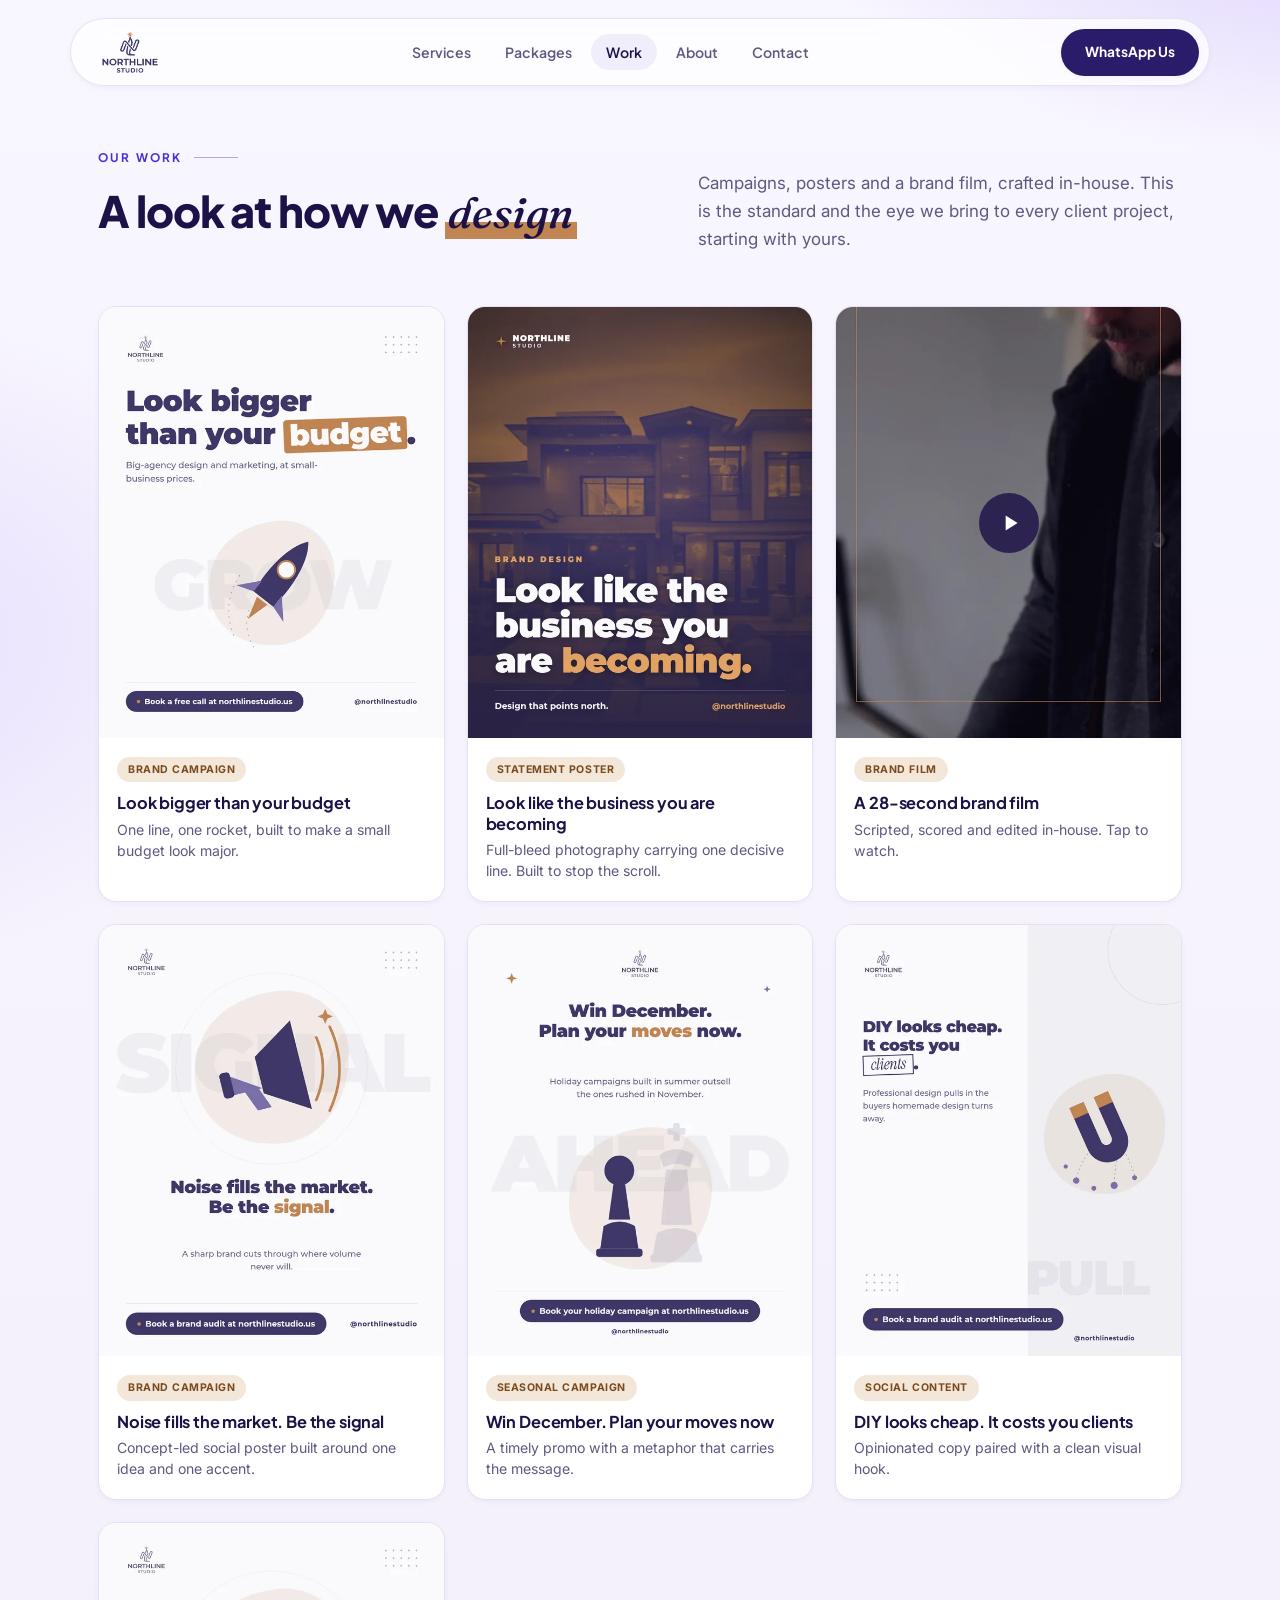
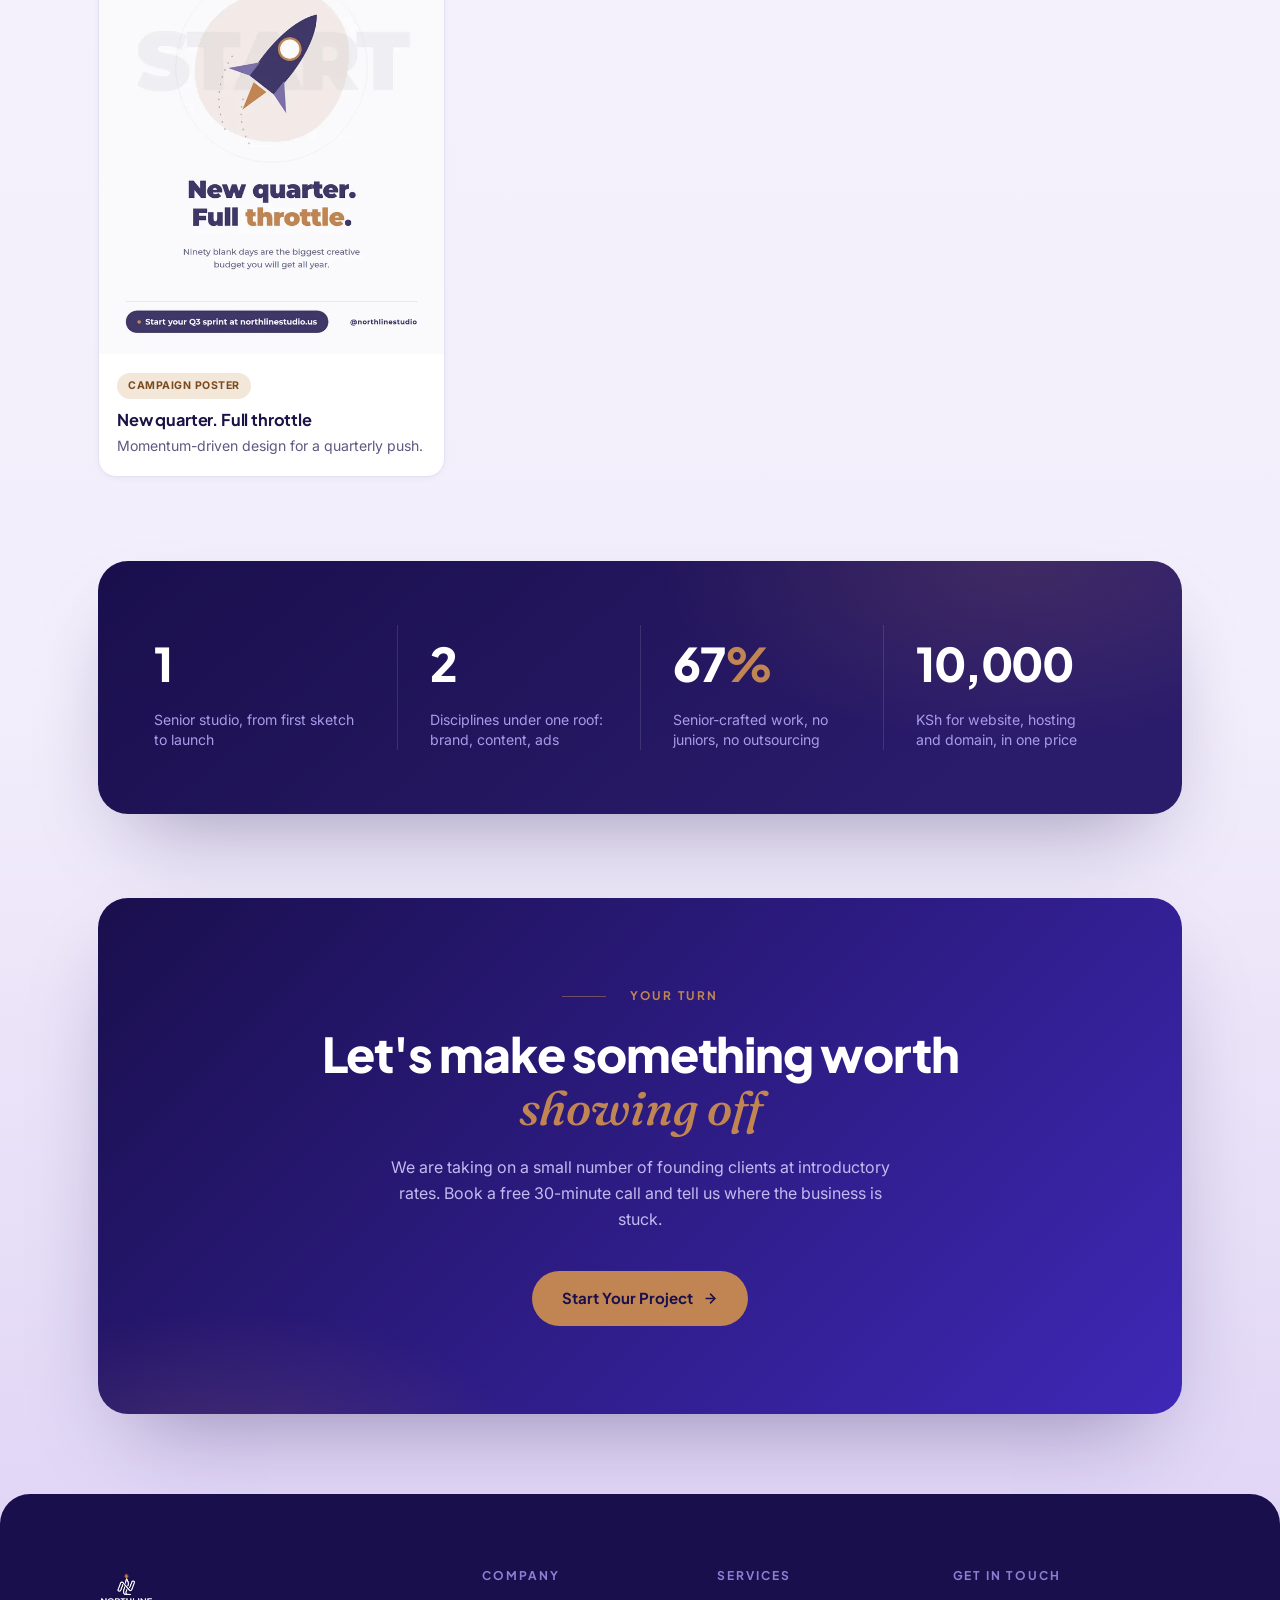
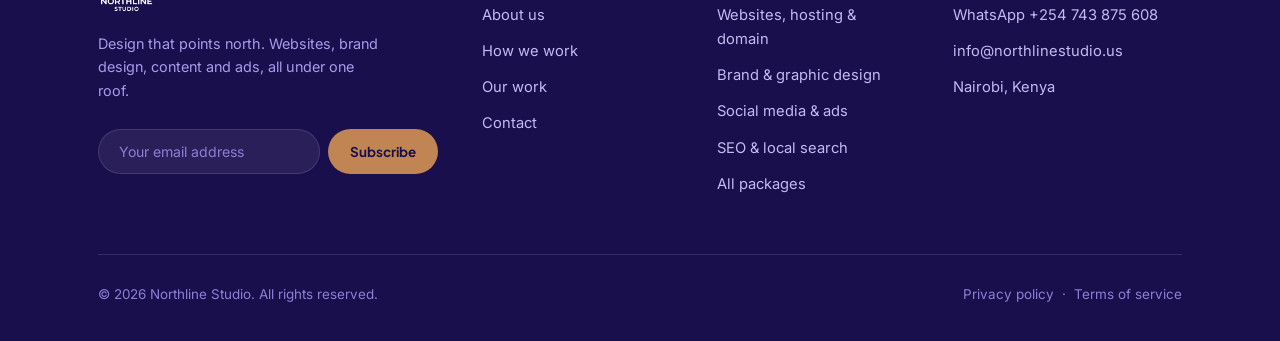
<file: work.html>
<!DOCTYPE html>
<html lang="en">
<head>
<script>document.documentElement.className+=' js';</script>
<meta charset="UTF-8">
<meta name="viewport" content="width=device-width, initial-scale=1.0">
<title>Our Work | Northline Studio</title>
<meta name="description" content="A look at how Northline Studio designs: brand campaigns, statement posters and a cinematic brand film, crafted in-house to the same standard we bring to every client.">
<meta name="theme-color" content="#3E3768">
<link rel="canonical" href="https://northlinestudio.us/work.html">

<meta property="og:type" content="website">
<meta property="og:locale" content="en_KE">
<meta property="og:title" content="Our Work | Northline Studio">
<meta property="og:description" content="A look at how Northline Studio designs: brand campaigns, statement posters and a cinematic brand film, crafted in-house to the same standard we bring to every client.">
<meta property="og:url" content="https://northlinestudio.us/work.html">
<meta property="og:image" content="https://northlinestudio.us/assets/img/icon-512.png">
<meta property="og:site_name" content="Northline Studio">
<meta name="twitter:card" content="summary_large_image">
<meta name="twitter:title" content="Our Work | Northline Studio">
<meta name="twitter:description" content="A look at how Northline Studio designs: brand campaigns, statement posters and a cinematic brand film, crafted in-house to the same standard we bring to every client.">
<meta name="twitter:image" content="https://northlinestudio.us/assets/img/icon-512.png">

<script type="application/ld+json">
{
  "@context": "https://schema.org",
  "@type": "ProfessionalService",
  "@id": "https://northlinestudio.us/#organization",
  "name": "Northline Studio",
  "url": "https://northlinestudio.us/",
  "logo": {
    "@type": "ImageObject",
    "url": "https://northlinestudio.us/assets/img/icon-512.png",
    "width": 512,
    "height": 512
  },
  "image": "https://northlinestudio.us/assets/img/icon-512.png",
  "description": "Northline Studio builds professional websites for businesses in Kenya: website, hosting and domain for KSh 15,000. Plus branding, social media and ads, from one senior studio in Nairobi.",
  "slogan": "Design that points north",
  "email": "info@northlinestudio.us",
  "priceRange": "KSh",
  "telephone": "+254743875608",  "address": {
    "@type": "PostalAddress",
    "addressLocality": "Nairobi",
    "addressRegion": "Nairobi",
    "addressCountry": "KE"
  },
  "geo": {
    "@type": "GeoCoordinates",
    "latitude": "-1.2921",
    "longitude": "36.8219"
  },
  "areaServed": [ { "@type": "City", "name": "Nairobi" }, { "@type": "Country", "name": "Kenya" } ],
  "knowsAbout": ["Web design", "Web development", "Brand design", "Logo design", "Social media marketing", "SEO", "Paid advertising"]}
</script>
<link rel="icon" type="image/png" href="assets/img/favicon.png">
<link rel="apple-touch-icon" href="assets/img/apple-touch-icon.png">
<link rel="manifest" href="manifest.webmanifest">
<link rel="preconnect" href="https://fonts.googleapis.com">
<link rel="preconnect" href="https://fonts.gstatic.com" crossorigin>
<link href="https://fonts.googleapis.com/css2?family=Plus+Jakarta+Sans:wght@400;500;600;700;800&family=Fraunces:ital,opsz,wght@1,9..144,400;1,9..144,500&family=Inter:wght@400;500;600&display=swap" rel="stylesheet">
<link rel="stylesheet" href="assets/css/style.css?v=15">
</head>
<body>

<!-- ============================ NAV ============================ -->
<header>
  <div class="nav-shell">
    <nav class="nav">
      <a class="logo" href="index.html"><img src="assets/img/logo.png" alt="Northline Studio"></a>
      <ul class="nav-links" id="navLinks">
                <li><a href="services.html">Services</a></li>
                <li><a href="packages.html">Packages</a></li>
                <li><a href="work.html" class="active">Work</a></li>
                <li><a href="about.html">About</a></li>
                <li><a href="contact.html">Contact</a></li>
              </ul>
      <div class="nav-right">
        <a class="btn btn-dark nav-cta-desktop" href="https://wa.me/254743875608?text=Hi%20Northline%20Studio%2C%20I%20would%20like%20a%20website%20for%20my%20business.">WhatsApp Us</a>
        <button class="menu-toggle" id="menuToggle" aria-label="Open menu" aria-expanded="false" aria-controls="mobileMenu">
          <svg viewBox="0 0 24 24" fill="none" stroke="currentColor" stroke-width="2" stroke-linecap="round"><line x1="4" y1="7" x2="20" y2="7"/><line x1="4" y1="12" x2="20" y2="12"/><line x1="4" y1="17" x2="14" y2="17"/></svg>
        </button>
      </div>
    </nav>
  </div>
</header>

<!-- ==================== MOBILE MENU (premium slide-in) ==================== -->
<div class="m-backdrop" id="mBackdrop" hidden></div>
<aside class="m-menu" id="mobileMenu" aria-hidden="true" aria-label="Site menu">
  <div class="m-menu__top">
    <a class="logo" href="index.html" aria-label="Northline Studio home"><img src="assets/img/logo.png" alt="Northline Studio"></a>
    <button class="m-menu__close" id="menuClose" aria-label="Close menu">
      <svg viewBox="0 0 24 24"><path d="M6 6l12 12M18 6L6 18"/></svg>
    </button>
  </div>
  <nav class="m-menu__nav" aria-label="Primary">
    <a href="index.html"><span>Home</span><svg viewBox="0 0 24 24"><path d="M9 6l6 6-6 6"/></svg></a>
        <a href="services.html"><span>Services</span><svg viewBox="0 0 24 24"><path d="M9 6l6 6-6 6"/></svg></a>
        <a href="packages.html"><span>Packages</span><svg viewBox="0 0 24 24"><path d="M9 6l6 6-6 6"/></svg></a>
        <a href="work.html" class="active" aria-current="page"><span>Work</span><svg viewBox="0 0 24 24"><path d="M9 6l6 6-6 6"/></svg></a>
        <a href="about.html"><span>About</span><svg viewBox="0 0 24 24"><path d="M9 6l6 6-6 6"/></svg></a>
        <a href="contact.html"><span>Contact</span><svg viewBox="0 0 24 24"><path d="M9 6l6 6-6 6"/></svg></a>
      </nav>
  <div class="m-menu__foot">
    <a class="btn btn-dark m-menu__cta" href="https://wa.me/254743875608?text=Hi%20Northline%20Studio%2C%20I%20would%20like%20a%20website%20for%20my%20business.">WhatsApp Us</a>
    <a class="m-menu__mail" href="mailto:info@northlinestudio.us">info@northlinestudio.us</a>
  </div>
</aside>
<script>
(function(){
  var t=document.getElementById('menuToggle'), m=document.getElementById('mobileMenu'),
      b=document.getElementById('mBackdrop'), c=document.getElementById('menuClose');
  if(!t||!m||!b) return;
  function openMenu(){
    b.hidden=false;
    requestAnimationFrame(function(){ b.classList.add('show'); m.classList.add('open'); });
    document.body.classList.add('menu-open');
    t.setAttribute('aria-expanded','true'); m.setAttribute('aria-hidden','false');
    var f=m.querySelector('.m-menu__nav a'); if(f) f.focus();
  }
  function closeMenu(){
    m.classList.remove('open'); b.classList.remove('show');
    document.body.classList.remove('menu-open');
    t.setAttribute('aria-expanded','false'); m.setAttribute('aria-hidden','true');
    setTimeout(function(){ if(!m.classList.contains('open')) b.hidden=true; }, 420);
    t.focus();
  }
  t.addEventListener('click', openMenu);
  c.addEventListener('click', closeMenu);
  b.addEventListener('click', closeMenu);
  Array.prototype.forEach.call(m.querySelectorAll('a'), function(a){ a.addEventListener('click', closeMenu); });
  document.addEventListener('keydown', function(e){ if(e.key==='Escape' && m.classList.contains('open')) closeMenu(); });
})();
</script>

<main id="top">

  <!-- ============================ PORTFOLIO ============================ -->
  <section class="wrap">
    <div class="sec-head split reveal in">
      <div>
        <span class="eyebrow">Our work</span>
        <h2>A look at how we <span class="accent underlined">design</span></h2>
      </div>
      <p class="lead">Campaigns, posters and a brand film, crafted in-house. This is the standard and the eye we bring to every client project, starting with yours.</p>
    </div>

    <div class="portfolio">
            <button class="pf reveal"
              data-type="image"
              data-src="assets/img/work/pf-look-bigger-than-your-budget.webp"
              aria-label="View Look bigger than your budget">
        <div class="pf-media">
          <img src="assets/img/work/pf-look-bigger-than-your-budget.webp" alt="Look bigger than your budget" loading="lazy">
          <span class="pf-zoom" aria-hidden="true">
                        <svg viewBox="0 0 24 24" class="pf-ic-zoom" fill="none" stroke="currentColor" stroke-width="2" stroke-linecap="round"><circle cx="11" cy="11" r="7"/><path d="M21 21l-4-4M11 8v6M8 11h6"/></svg>
                      </span>
        </div>
        <div class="pf-cap">
          <span class="pf-chip">Brand campaign</span>
          <h3>Look bigger than your budget</h3>
          <p>One line, one rocket, built to make a small budget look major.</p>
        </div>
      </button>
            <button class="pf reveal d1"
              data-type="image"
              data-src="assets/img/work/pf-becoming.webp"
              aria-label="View Look like the business you are becoming">
        <div class="pf-media">
          <img src="assets/img/work/pf-becoming.webp" alt="Northline poster: Look like the business you are becoming" loading="lazy">
          <span class="pf-zoom" aria-hidden="true">
                        <svg viewBox="0 0 24 24" class="pf-ic-zoom" fill="none" stroke="currentColor" stroke-width="2" stroke-linecap="round"><circle cx="11" cy="11" r="7"/><path d="M21 21l-4-4M11 8v6M8 11h6"/></svg>
                      </span>
        </div>
        <div class="pf-cap">
          <span class="pf-chip">Statement poster</span>
          <h3>Look like the business you are becoming</h3>
          <p>Full-bleed photography carrying one decisive line. Built to stop the scroll.</p>
        </div>
      </button>
            <button class="pf reveal d1 pf-video"
              data-type="video"
              data-src="assets/img/work/brand-film.mp4"
              aria-label="View A 28-second brand film">
        <div class="pf-media">
          <img src="assets/img/work/pf-film.webp" alt="Still from the Northline Studio brand film" loading="lazy">
          <span class="pf-zoom" aria-hidden="true">
                        <svg viewBox="0 0 24 24" class="pf-ic-play"><path d="M8 5v14l11-7z"/></svg>
                      </span>
        </div>
        <div class="pf-cap">
          <span class="pf-chip">Brand film</span>
          <h3>A 28-second brand film</h3>
          <p>Scripted, scored and edited in-house. Tap to watch.</p>
        </div>
      </button>
            <button class="pf reveal"
              data-type="image"
              data-src="assets/img/work/pf-signal.webp"
              aria-label="View Noise fills the market. Be the signal">
        <div class="pf-media">
          <img src="assets/img/work/pf-signal.webp" alt="Northline poster: Noise fills the market, be the signal" loading="lazy">
          <span class="pf-zoom" aria-hidden="true">
                        <svg viewBox="0 0 24 24" class="pf-ic-zoom" fill="none" stroke="currentColor" stroke-width="2" stroke-linecap="round"><circle cx="11" cy="11" r="7"/><path d="M21 21l-4-4M11 8v6M8 11h6"/></svg>
                      </span>
        </div>
        <div class="pf-cap">
          <span class="pf-chip">Brand campaign</span>
          <h3>Noise fills the market. Be the signal</h3>
          <p>Concept-led social poster built around one idea and one accent.</p>
        </div>
      </button>
            <button class="pf reveal d1"
              data-type="image"
              data-src="assets/img/work/pf-december.webp"
              aria-label="View Win December. Plan your moves now">
        <div class="pf-media">
          <img src="assets/img/work/pf-december.webp" alt="Northline poster: Win December, plan your moves now" loading="lazy">
          <span class="pf-zoom" aria-hidden="true">
                        <svg viewBox="0 0 24 24" class="pf-ic-zoom" fill="none" stroke="currentColor" stroke-width="2" stroke-linecap="round"><circle cx="11" cy="11" r="7"/><path d="M21 21l-4-4M11 8v6M8 11h6"/></svg>
                      </span>
        </div>
        <div class="pf-cap">
          <span class="pf-chip">Seasonal campaign</span>
          <h3>Win December. Plan your moves now</h3>
          <p>A timely promo with a metaphor that carries the message.</p>
        </div>
      </button>
            <button class="pf reveal d1"
              data-type="image"
              data-src="assets/img/work/pf-diy.webp"
              aria-label="View DIY looks cheap. It costs you clients">
        <div class="pf-media">
          <img src="assets/img/work/pf-diy.webp" alt="Northline poster: DIY looks cheap, it costs you clients" loading="lazy">
          <span class="pf-zoom" aria-hidden="true">
                        <svg viewBox="0 0 24 24" class="pf-ic-zoom" fill="none" stroke="currentColor" stroke-width="2" stroke-linecap="round"><circle cx="11" cy="11" r="7"/><path d="M21 21l-4-4M11 8v6M8 11h6"/></svg>
                      </span>
        </div>
        <div class="pf-cap">
          <span class="pf-chip">Social content</span>
          <h3>DIY looks cheap. It costs you clients</h3>
          <p>Opinionated copy paired with a clean visual hook.</p>
        </div>
      </button>
            <button class="pf reveal"
              data-type="image"
              data-src="assets/img/work/pf-throttle.webp"
              aria-label="View New quarter. Full throttle">
        <div class="pf-media">
          <img src="assets/img/work/pf-throttle.webp" alt="Northline poster: New quarter, full throttle" loading="lazy">
          <span class="pf-zoom" aria-hidden="true">
                        <svg viewBox="0 0 24 24" class="pf-ic-zoom" fill="none" stroke="currentColor" stroke-width="2" stroke-linecap="round"><circle cx="11" cy="11" r="7"/><path d="M21 21l-4-4M11 8v6M8 11h6"/></svg>
                      </span>
        </div>
        <div class="pf-cap">
          <span class="pf-chip">Campaign poster</span>
          <h3>New quarter. Full throttle</h3>
          <p>Momentum-driven design for a quarterly push.</p>
        </div>
      </button>
          </div>
  </section>

  <!-- ============================ LIGHTBOX ============================ -->
  <div class="lb" id="lightbox" hidden>
    <button class="lb-close" id="lbClose" aria-label="Close">
      <svg viewBox="0 0 24 24" fill="none" stroke="currentColor" stroke-width="2" stroke-linecap="round"><path d="M6 6l12 12M18 6L6 18"/></svg>
    </button>
    <div class="lb-stage" id="lbStage"></div>
  </div>
  <script>
  (function(){
    var lb=document.getElementById('lightbox'), stage=document.getElementById('lbStage'),
        close=document.getElementById('lbClose');
    if(!lb) return;
    function open(type, src){
      stage.innerHTML = type==='video'
        ? '<video src="'+src+'" controls autoplay playsinline></video>'
        : '<img src="'+src+'" alt="">';
      lb.hidden=false; requestAnimationFrame(function(){ lb.classList.add('on'); });
      document.body.classList.add('menu-open'); close.focus();
    }
    function shut(){
      lb.classList.remove('on'); document.body.classList.remove('menu-open');
      setTimeout(function(){ lb.hidden=true; stage.innerHTML=''; }, 260);
    }
    document.querySelectorAll('.pf').forEach(function(b){
      b.addEventListener('click', function(){ open(b.dataset.type, b.dataset.src); });
    });
    close.addEventListener('click', shut);
    lb.addEventListener('click', function(e){ if(e.target===lb) shut(); });
    document.addEventListener('keydown', function(e){ if(e.key==='Escape' && !lb.hidden) shut(); });
  })();
  </script>

  <!-- ============================ STATS ============================ -->
  <section class="wrap">
    <div class="stats reveal">
            <div>
        <div class="num"><span data-count="1">0</span><i></i></div>
        <div class="label">Senior studio, from first sketch to launch</div>
      </div>
            <div>
        <div class="num"><span data-count="3">0</span><i></i></div>
        <div class="label">Disciplines under one roof: brand, content, ads</div>
      </div>
            <div>
        <div class="num"><span data-count="100">0</span><i>%</i></div>
        <div class="label">Senior-crafted work, no juniors, no outsourcing</div>
      </div>
            <div>
        <div class="num"><span data-count="15">0</span>,000<i></i></div>
        <div class="label">KSh for website, hosting and domain, in one price</div>
      </div>
          </div>
  </section>

  <!-- ============================ CTA ============================ -->
  <section class="wrap">
    <div class="cta reveal">
      <span class="eyebrow">Your turn</span>
      <h2>Let's make something worth <span class="accent" style="color:var(--lime)">showing off</span></h2>
      <p>We are taking on a small number of founding clients at introductory rates. Book a free 30-minute call and tell us where the business is stuck.</p>
      <a class="btn btn-lime" href="https://wa.me/254743875608?text=Hi%20Northline%20Studio%2C%20I%20would%20like%20a%20website%20for%20my%20business.">
        Start Your Project
        <svg width="15" height="15" viewBox="0 0 24 24" fill="none" stroke="currentColor" stroke-width="2.4" stroke-linecap="round" stroke-linejoin="round"><line x1="5" y1="12" x2="19" y2="12"/><polyline points="12 5 19 12 12 19"/></svg>      </a>
    </div>
  </section>

</main>

<!-- ============================ FOOTER ============================ -->
<footer>
  <div class="wrap">
    <div class="foot-grid">
      <div class="about">
        <a class="logo" href="index.html"><img src="assets/img/logo-white.png" alt="Northline Studio"></a>
        <p>Design that points north. Websites, brand design, content and ads, all under one roof.</p>
        <form class="newsletter" onsubmit="event.preventDefault(); this.querySelector('input').value=''; this.querySelector('button').textContent='Subscribed';">
          <input type="email" placeholder="Your email address" aria-label="Email address" required>
          <button class="btn btn-lime" type="submit">Subscribe</button>
        </form>
      </div>
      <div>
        <h3>Company</h3>
        <ul>
          <li><a href="about.html">About us</a></li>
          <li><a href="index.html#process">How we work</a></li>
          <li><a href="work.html">Our work</a></li>
          <li><a href="contact.html">Contact</a></li>
        </ul>
      </div>
      <div>
        <h3>Services</h3>
        <ul>
          <li><a href="packages.html">Websites, hosting & domain</a></li>
          <li><a href="services.html">Brand & graphic design</a></li>
          <li><a href="services.html">Social media & ads</a></li>
          <li><a href="services.html">SEO & local search</a></li>
          <li><a href="packages.html">All packages</a></li>
        </ul>
      </div>
      <div>
        <h3>Get in touch</h3>
        <ul>
                    <li><a href="https://wa.me/254743875608?text=Hi%20Northline%20Studio%2C%20I%20would%20like%20a%20website%20for%20my%20business." rel="noopener">WhatsApp +254 743 875 608</a></li>
                    <li><a href="mailto:info@northlinestudio.us">info@northlinestudio.us</a></li>
          <li>Nairobi, Kenya</li>
        </ul>
      </div>
    </div>
    <div class="foot-bottom">
      <span>&copy; 2026 Northline Studio. All rights reserved.</span>
      <span><a href="legal.html#privacy">Privacy policy</a> &nbsp;&middot;&nbsp; <a href="legal.html#terms">Terms of service</a></span>
    </div>
  </div>
</footer>

<script src="assets/js/main.js?v=5"></script>
<script src="assets/js/static-forms.js"></script>
</body>
</html>
</file>
<file: assets/css/style.css>
/* ==========================================================
     DESIGN TOKENS
     ========================================================== */
  :root{
    --ink:         #1d1247;
    --ink-soft:    #5f5981;
    --ink-faint:   #9b95bb;
    --primary:     #4a2fd6;
    --primary-dk:  #2a1b6b;
    --primary-dkr: #1a0f4d;
    --lime:        #C08552;
    --lime-soft:   #F3E7D9;
    --surface:     #ffffff;
    --line:        #e5e0f4;
    --line-dark:   rgba(255,255,255,.12);

    --r-xl: 30px;
    --r-lg: 22px;
    --r-md: 14px;

    --shadow-sm: 0 2px 10px -4px rgba(29,18,71,.10);
    --shadow-md: 0 20px 45px -22px rgba(29,18,71,.25);
    --shadow-lg: 0 40px 90px -35px rgba(26,15,77,.40);

    --display: 'Plus Jakarta Sans', system-ui, sans-serif;
    --serif:   'Fraunces', Georgia, serif;
    --body:    'Inter', system-ui, sans-serif;

    --ease: cubic-bezier(.22,.61,.36,1);
  }

  *{margin:0;padding:0;box-sizing:border-box}
  html{scroll-behavior:smooth}
  body{
    font-family:var(--body);
    font-size:16px;
    line-height:1.65;
    color:var(--ink);
    background:
      radial-gradient(1100px 550px at 108% -4%, rgba(190,164,255,.55) 0%, transparent 55%),
      radial-gradient(900px 650px at -12% 18%, rgba(214,199,255,.5) 0%, transparent 50%),
      linear-gradient(180deg, #f8f6fe 0%, #f2eefb 65%, #d8c9f3 100%);
    -webkit-font-smoothing:antialiased;
  }
  ::selection{background:var(--lime);color:var(--primary-dkr)}
  img{max-width:100%;display:block}
  a{color:inherit;text-decoration:none}
  ul{list-style:none}
  svg{display:block}

  .wrap{max-width:1140px;margin:0 auto;padding:0 28px}

  /* ==========================================================
     TYPOGRAPHY
     ========================================================== */
  h1,h2,h3{font-family:var(--display);font-weight:800;letter-spacing:-.025em;line-height:1.08}
  h1{font-size:clamp(2.6rem, 5.2vw, 4rem)}
  h2{font-size:clamp(1.9rem, 3.4vw, 2.7rem)}
  h3{font-size:1.15rem;letter-spacing:-.01em}

  /* Serif italic accent: the typographic signature of the site */
  .accent{
    font-family:var(--serif);
    font-style:italic;
    font-weight:500;
    letter-spacing:0;
  }
  .accent.underlined{
    background:linear-gradient(to top, var(--lime) 0%, var(--lime) 32%, transparent 32%);
    padding:0 .08em;
  }

  .lead{color:var(--ink-soft);font-size:1.06rem;max-width:54ch}

  .eyebrow{
    display:flex;align-items:center;gap:12px;
    font-family:var(--display);font-weight:700;
    font-size:.74rem;letter-spacing:.18em;text-transform:uppercase;
    color:var(--primary);
  }
  .eyebrow::after{content:"";height:1px;width:44px;background:currentColor;opacity:.4}

  /* ==========================================================
     BUTTONS AND LINKS
     ========================================================== */
  .btn{
    display:inline-flex;align-items:center;gap:10px;
    font-family:var(--display);font-weight:700;font-size:.94rem;
    padding:15px 30px;border-radius:999px;border:none;cursor:pointer;
    transition:transform .25s var(--ease), box-shadow .25s var(--ease), background .25s var(--ease);
    will-change:transform;
  }
  .btn:focus-visible{outline:3px solid var(--primary);outline-offset:3px}
  .btn svg{transition:transform .25s var(--ease)}
  .btn:hover svg{transform:translateX(4px)}

  .btn-dark{background:var(--primary-dk);color:#fff;box-shadow:var(--shadow-sm)}
  .btn-dark:hover{background:var(--primary);transform:translateY(-2px);box-shadow:0 16px 32px -14px rgba(74,47,214,.55)}
  .btn-outline{background:transparent;color:var(--ink);box-shadow:inset 0 0 0 1.5px var(--ink)}
  .btn-outline:hover{background:#fff;transform:translateY(-2px);box-shadow:inset 0 0 0 1.5px var(--ink), var(--shadow-sm)}
  .btn-lime{background:var(--lime);color:var(--primary-dkr)}
  .btn-lime:hover{transform:translateY(-2px);box-shadow:0 16px 34px -16px rgba(192,133,82,.55)}

  .text-link{
    display:inline-flex;align-items:center;gap:7px;
    font-family:var(--display);font-weight:700;font-size:.86rem;
    color:var(--primary);position:relative;padding-bottom:3px;
  }
  .text-link::after{
    content:"";position:absolute;left:0;bottom:0;height:1.5px;width:100%;
    background:currentColor;transform:scaleX(0);transform-origin:left;
    transition:transform .3s var(--ease);
  }
  .text-link:hover::after{transform:scaleX(1)}

  /* ==========================================================
     SCROLL REVEAL
     ========================================================== */
  /* Visible by default; only hide-then-reveal when JS is present (html.js).
     Without JS, or for crawlers/social-preview renders, content always shows. */
  html.js .reveal{opacity:0;transform:translateY(26px);transition:opacity .7s var(--ease), transform .7s var(--ease)}
  html.js .reveal.in{opacity:1;transform:none}
  .reveal.d1{transition-delay:.08s}
  .reveal.d2{transition-delay:.16s}
  .reveal.d3{transition-delay:.24s}
  .reveal.d4{transition-delay:.32s}
  .reveal.d5{transition-delay:.40s}

  @media (prefers-reduced-motion:reduce){
    html{scroll-behavior:auto}
    *,*::before,*::after{animation:none!important;transition:none!important}
    html.js .reveal{opacity:1;transform:none}
  }

  /* ==========================================================
     NAVIGATION
     ========================================================== */
  header{position:sticky;top:0;z-index:60;transition:padding .3s var(--ease)}
  .nav-shell{padding:18px 28px;max-width:1196px;margin:0 auto}
  .nav{
    display:flex;align-items:center;justify-content:space-between;
    background:rgba(255,255,255,.72);
    backdrop-filter:blur(16px);
    -webkit-backdrop-filter:blur(16px);
    border:1px solid rgba(229,224,244,.9);
    border-radius:999px;
    padding:9px 10px 9px 28px;
    box-shadow:var(--shadow-sm);
  }
  .logo{font-family:var(--display);font-weight:800;font-size:1.3rem;letter-spacing:-.04em;display:flex;align-items:baseline;gap:2px}
  .logo em{font-family:var(--serif);font-style:italic;font-weight:500;color:var(--primary)}
  .nav-links{display:flex;gap:4px}
  .nav-links a{
    font-family:var(--display);font-weight:600;font-size:.88rem;color:var(--ink-soft);
    padding:9px 15px;border-radius:999px;
    transition:color .2s var(--ease), background .2s var(--ease);
  }
  .nav-links a:hover{color:var(--ink);background:rgba(74,47,214,.07)}
  .nav-right{display:flex;align-items:center;gap:6px}
  .nav-right .btn{padding:12px 24px;font-size:.86rem}
  .menu-toggle{
    display:none;background:none;border:none;cursor:pointer;padding:10px 14px;color:var(--ink);
  }
  .menu-toggle svg{width:22px;height:22px}

  /* ==========================================================
     HERO
     ========================================================== */
  .hero{padding:72px 0 30px;display:grid;grid-template-columns:1.08fr .92fr;gap:64px;align-items:center}
  .hero h1{margin:26px 0 24px}
  .hero .lead{margin-bottom:36px}
  .hero-actions{display:flex;gap:14px;flex-wrap:wrap;align-items:center}

  .hero-meta{
    display:flex;gap:38px;margin-top:48px;padding-top:28px;
    border-top:1px solid rgba(29,18,71,.12);
  }
  .hero-meta .m{font-family:var(--display)}
  .hero-meta .m b{font-size:1.35rem;font-weight:800;letter-spacing:-.02em;display:block}
  .hero-meta .m span{font-size:.8rem;color:var(--ink-soft);font-family:var(--body)}

  .hero-visual{position:relative}
  .hero-frame{
    position:relative;
    background:#fff;border-radius:var(--r-xl);padding:12px;
    box-shadow:var(--shadow-lg);
    transform:rotate(1.2deg);
    transition:transform .5s var(--ease);
  }
  .hero-frame:hover{transform:rotate(0deg)}
  .hero-frame::before{
    content:"";position:absolute;inset:14px -14px -14px 14px;
    border-radius:var(--r-xl);
    background:var(--primary-dk);opacity:.12;z-index:-1;
  }
  .hero-frame img{
    border-radius:calc(var(--r-xl) - 10px);
    aspect-ratio:4/3.35;width:100%;object-fit:cover;
    background:linear-gradient(135deg,#3b2a8c,#7a5cf0);
  }
  .hero-chip{
    position:absolute;top:30px;right:-20px;
    background:#fff;border-radius:var(--r-md);
    box-shadow:var(--shadow-md);
    padding:14px 18px;
    transform:rotate(2.5deg);
  }
  .hero-chip .row{display:flex;align-items:center;gap:9px}
  .hero-chip .val{font-family:var(--display);font-weight:800;font-size:1.25rem;letter-spacing:-.02em}
  .hero-chip .delta{
    font-family:var(--display);font-weight:700;font-size:.7rem;
    background:var(--lime);color:var(--primary-dkr);
    padding:3px 8px;border-radius:6px;
  }
  .hero-chip .cap{font-size:.72rem;color:var(--ink-soft);margin-top:2px}
  .hero-note{
    position:absolute;bottom:-16px;left:-14px;
    background:var(--primary-dk);color:#fff;
    border-radius:var(--r-md);
    box-shadow:var(--shadow-md);
    padding:13px 18px;
    transform:rotate(-2deg);
    font-family:var(--display);
  }
  .hero-note b{font-weight:800;font-size:1.05rem;display:block;letter-spacing:-.01em}
  .hero-note span{font-size:.72rem;color:#bdb2ee;font-family:var(--body)}

  /* ==========================================================
     TRUST MARQUEE
     ========================================================== */
  .trust{padding:64px 0 8px}
  .trust .cap{
    text-align:center;font-family:var(--display);font-weight:700;font-size:.78rem;
    letter-spacing:.16em;text-transform:uppercase;color:var(--ink-faint);margin-bottom:26px;
  }
  .marquee{
    overflow:hidden;position:relative;
    border-top:1px solid var(--line);border-bottom:1px solid var(--line);
    mask-image:linear-gradient(to right, transparent, #000 12%, #000 88%, transparent);
    -webkit-mask-image:linear-gradient(to right, transparent, #000 12%, #000 88%, transparent);
  }
  .marquee-track{
    display:flex;gap:72px;width:max-content;
    padding:24px 0;
    animation:scroll 32s linear infinite;
  }
  .marquee:hover .marquee-track{animation-play-state:paused}
  @keyframes scroll{to{transform:translateX(-50%)}}
  .marquee-track span{
    font-family:var(--display);font-weight:700;font-size:1.05rem;
    color:var(--ink-faint);white-space:nowrap;
    display:flex;align-items:center;gap:10px;
  }
  .marquee-track span::before{content:"";width:6px;height:6px;border-radius:50%;background:var(--ink-faint);opacity:.5}

  /* ==========================================================
     SECTIONS
     ========================================================== */
  section{padding:84px 0}
  .sec-head{max-width:640px;margin-bottom:52px}
  .sec-head h2{margin:20px 0 18px}
  .sec-head.split{
    max-width:none;display:grid;grid-template-columns:1fr auto;
    gap:40px;align-items:end;
  }
  .sec-head.split .lead{max-width:44ch}

  /* ==========================================================
     SERVICES
     ========================================================== */
  .services-grid{display:grid;grid-template-columns:repeat(3,1fr);gap:20px}
  .svc{
    background:var(--surface);
    border:1px solid var(--line);
    border-radius:var(--r-lg);
    padding:32px 28px 28px;
    position:relative;
    transition:transform .3s var(--ease), box-shadow .3s var(--ease), border-color .3s var(--ease);
  }
  .svc:hover{transform:translateY(-6px);box-shadow:var(--shadow-md);border-color:transparent}
  .svc .idx{
    position:absolute;top:26px;right:26px;
    font-family:var(--display);font-weight:700;font-size:.75rem;
    color:var(--ink-faint);letter-spacing:.08em;
  }
  .svc .icon{
    width:50px;height:50px;border-radius:var(--r-md);
    background:var(--lime-soft);color:var(--primary-dk);
    display:flex;align-items:center;justify-content:center;
    margin-bottom:22px;
    transition:background .3s var(--ease), color .3s var(--ease);
  }
  .svc:hover .icon{background:var(--lime)}
  .svc .icon svg{width:23px;height:23px}
  .svc h3{margin-bottom:10px}
  .svc p{color:var(--ink-soft);font-size:.93rem;margin-bottom:20px}

  .svc.svc-dark{background:var(--primary-dk);border-color:transparent;color:#fff}
  .svc.svc-dark p{color:#c4baf1}
  .svc.svc-dark .idx{color:rgba(255,255,255,.35)}
  .svc.svc-dark .icon{background:rgba(255,255,255,.1);color:var(--lime)}
  .svc.svc-dark:hover .icon{background:var(--lime);color:var(--primary-dkr)}
  .svc.svc-dark .text-link{color:var(--lime)}

  /* ==========================================================
     WHY US
     ========================================================== */
  .why{display:grid;grid-template-columns:.94fr 1.06fr;gap:70px;align-items:center}
  .why-visual{position:relative}
  .why-frame{
    background:#fff;border-radius:var(--r-xl);padding:12px;
    box-shadow:var(--shadow-lg);transform:rotate(-1.4deg);
    transition:transform .5s var(--ease);
  }
  .why-frame:hover{transform:rotate(0)}
  .why-frame img{
    border-radius:calc(var(--r-xl) - 10px);
    aspect-ratio:4/3.5;object-fit:cover;width:100%;
    background:linear-gradient(135deg,#7a5cf0,#c9b8f5);
  }
  .why-badge{
    position:absolute;bottom:-18px;right:-10px;
    background:var(--lime);color:var(--primary-dkr);
    border-radius:var(--r-md);padding:14px 20px;
    box-shadow:var(--shadow-md);transform:rotate(2deg);
    font-family:var(--display);
  }
  .why-badge b{font-weight:800;font-size:1.2rem;display:block;letter-spacing:-.02em}
  .why-badge span{font-size:.72rem;font-weight:600}

  .why-content h2{margin:20px 0 26px}
  .why-list{display:grid;gap:0;border-top:1px solid var(--line)}
  .why-list li{
    display:grid;grid-template-columns:34px 1fr;gap:16px;
    padding:20px 0;border-bottom:1px solid var(--line);
    align-items:flex-start;
  }
  .why-list .check{
    width:26px;height:26px;border-radius:50%;
    background:var(--primary-dk);color:var(--lime);
    display:flex;align-items:center;justify-content:center;margin-top:3px;
  }
  .why-list .check svg{width:12px;height:12px}
  .why-list b{font-family:var(--display);font-weight:700;font-size:.98rem;display:block;margin-bottom:3px}
  .why-list p{color:var(--ink-soft);font-size:.92rem}

  /* ==========================================================
     STATS BAND
     ========================================================== */
  .stats{
    background:
      radial-gradient(600px 300px at 85% 0%, rgba(192,133,82,.16), transparent 60%),
      linear-gradient(140deg, var(--primary-dkr), var(--primary-dk) 80%);
    border-radius:var(--r-xl);
    color:#fff;
    padding:64px 56px;
    display:grid;grid-template-columns:repeat(4,1fr);
    box-shadow:var(--shadow-lg);
  }
  .stats > div{padding:0 32px}
  .stats > div:first-child{padding-left:0}
  .stats > div + div{border-left:1px solid var(--line-dark)}
  .stats .num{
    font-family:var(--display);font-weight:800;
    font-size:clamp(2.1rem, 3.8vw, 2.9rem);letter-spacing:-.03em;
  }
  .stats .num i{font-style:normal;color:var(--lime)}
  .stats .label{color:#a99bea;font-size:.88rem;margin-top:8px;line-height:1.45}

  /* ==========================================================
     PROCESS
     ========================================================== */
  .steps{display:grid;grid-template-columns:repeat(4,1fr);gap:0;counter-reset:step;border-left:1px solid var(--line)}
  .step{
    counter-increment:step;
    border-right:1px solid var(--line);
    padding:8px 28px 8px 28px;
    position:relative;
  }
  .step .no{
    font-family:var(--serif);font-style:italic;font-weight:500;
    font-size:2.6rem;color:var(--primary);line-height:1;
    display:block;margin-bottom:22px;
  }
  .step .no::after{content:"";display:block;width:34px;height:2px;background:var(--lime);margin-top:14px}
  .step h3{margin-bottom:10px;font-size:1.1rem}
  .step p{color:var(--ink-soft);font-size:.91rem}

  /* ==========================================================
     TESTIMONIALS
     ========================================================== */
  .quotes{display:grid;grid-template-columns:repeat(12,1fr);gap:20px}
  .quote{
    background:var(--surface);border:1px solid var(--line);
    border-radius:var(--r-lg);padding:32px;
    display:flex;flex-direction:column;justify-content:space-between;
    transition:transform .3s var(--ease), box-shadow .3s var(--ease);
  }
  .quote:hover{transform:translateY(-4px);box-shadow:var(--shadow-md)}
  .q-a{grid-column:span 5}
  .q-b{grid-column:span 4}
  .q-c{grid-column:span 3}
  .q-d{grid-column:span 4}
  .q-e{grid-column:span 8}

  .quote .mark{
    font-family:var(--serif);font-style:italic;font-size:2.6rem;
    color:var(--primary);line-height:.6;display:block;margin-bottom:18px;
  }
  .quote p{
    font-family:var(--display);font-weight:600;
    font-size:1.02rem;line-height:1.55;letter-spacing:-.01em;
  }
  .quote p .accent{color:var(--primary)}
  .quote .who{display:flex;align-items:center;gap:13px;margin-top:26px}
  .quote .who .av{
    width:42px;height:42px;border-radius:50%;flex:0 0 auto;
    background:linear-gradient(135deg,#8f75f0,#4a2fd6);
  }
  .quote .who b{font-family:var(--display);font-weight:700;font-size:.9rem;display:block}
  .quote .who span{color:var(--ink-soft);font-size:.8rem}

  .quote.rating{
    background:linear-gradient(155deg, var(--primary-dk), var(--primary-dkr));
    color:#fff;border:none;justify-content:center;text-align:left;
  }
  .quote.rating .score{font-family:var(--display);font-weight:800;font-size:3.2rem;letter-spacing:-.04em}
  .quote.rating .score small{font-size:1.15rem;color:#a99bea;font-weight:600;letter-spacing:0}
  .quote.rating .stars{display:flex;gap:4px;margin:12px 0 14px;color:var(--lime)}
  .quote.rating .stars svg{width:17px;height:17px}
  .quote.rating p{color:#c4baf1;font-family:var(--body);font-weight:500;font-size:.9rem}

  /* ==========================================================
     PRICING
     ========================================================== */
  .plans{display:grid;grid-template-columns:repeat(3,1fr);gap:20px;align-items:stretch}
  .plan{
    background:var(--surface);border:1px solid var(--line);
    border-radius:var(--r-lg);padding:36px 32px;
    display:flex;flex-direction:column;
    transition:transform .3s var(--ease), box-shadow .3s var(--ease);
  }
  .plan:hover{transform:translateY(-5px);box-shadow:var(--shadow-md)}
  .plan .tier{
    display:flex;justify-content:space-between;align-items:center;
    font-family:var(--display);font-weight:700;font-size:1.02rem;
  }
  .plan .tag{
    font-size:.68rem;font-weight:700;letter-spacing:.06em;text-transform:uppercase;
    background:var(--lime-soft);color:var(--primary-dk);
    padding:5px 11px;border-radius:999px;
  }
  .plan .price{
    font-family:var(--display);font-weight:800;font-size:2.7rem;
    letter-spacing:-.04em;margin:22px 0 4px;
  }
  .plan .price small{font-size:.9rem;color:var(--ink-soft);font-weight:600;letter-spacing:0}
  .plan .desc{font-size:.88rem;color:var(--ink-soft);padding-bottom:24px;border-bottom:1px solid var(--line);margin-bottom:24px}
  .plan ul{display:grid;gap:12px;margin-bottom:32px;flex:1}
  .plan li{display:flex;gap:11px;font-size:.9rem;color:var(--ink-soft);align-items:flex-start}
  .plan li svg{width:15px;height:15px;color:var(--primary);flex:0 0 auto;margin-top:4px}
  .plan .btn{justify-content:center}

  .plan.featured{
    background:linear-gradient(160deg, var(--primary-dk), var(--primary-dkr));
    border:none;color:#fff;
    box-shadow:var(--shadow-lg);
    position:relative;overflow:hidden;
  }
  .plan.featured::before{
    content:"";position:absolute;top:0;left:0;right:0;height:4px;
    background:var(--lime);
  }
  .plan.featured .tag{background:var(--lime);color:var(--primary-dkr)}
  .plan.featured .desc{color:#c4baf1;border-color:var(--line-dark)}
  .plan.featured li{color:#c4baf1}
  .plan.featured li svg{color:var(--lime)}
  .plan.featured .price small{color:#a99bea}

  .pricing-note{
    text-align:center;margin-top:34px;color:var(--ink-soft);font-size:.9rem;
  }
  .pricing-note a{color:var(--primary);font-weight:600;border-bottom:1.5px solid currentColor}

  /* ==========================================================
     FAQ
     ========================================================== */
  .faq-grid{display:grid;grid-template-columns:.85fr 1.15fr;gap:70px;align-items:start}
  .faq-side{position:sticky;top:120px}
  .faq-side h2{margin:20px 0 18px}
  .faq details{
    border-bottom:1px solid var(--line);
    padding:24px 4px;
  }
  .faq details:first-child{border-top:1px solid var(--line)}
  .faq summary{
    font-family:var(--display);font-weight:700;font-size:1.02rem;
    cursor:pointer;list-style:none;
    display:flex;justify-content:space-between;align-items:center;gap:20px;
  }
  .faq summary::-webkit-details-marker{display:none}
  .faq summary .plus{
    width:32px;height:32px;border-radius:50%;flex:0 0 auto;
    background:var(--surface);border:1px solid var(--line);
    display:flex;align-items:center;justify-content:center;
    transition:transform .3s var(--ease), background .3s var(--ease);
  }
  .faq summary .plus svg{width:13px;height:13px}
  .faq details[open] summary .plus{transform:rotate(45deg);background:var(--lime);border-color:var(--lime)}
  .faq details p{margin-top:16px;color:var(--ink-soft);font-size:.94rem;max-width:56ch}

  /* ==========================================================
     CTA
     ========================================================== */
  .cta{
    background:
      radial-gradient(500px 260px at 12% 110%, rgba(192,133,82,.18), transparent 60%),
      linear-gradient(135deg, var(--primary-dkr), var(--primary) 130%);
    border-radius:var(--r-xl);
    color:#fff;
    padding:88px 40px;
    text-align:center;
    box-shadow:var(--shadow-lg);
  }
  .cta .eyebrow{justify-content:center;color:var(--lime)}
  .cta .eyebrow::after{display:none}
  .cta .eyebrow::before{content:"";height:1px;width:44px;background:currentColor;opacity:.5;margin-right:12px}
  .cta h2{max-width:19ch;margin:22px auto 20px;font-size:clamp(2rem,4vw,3rem)}
  .cta p{color:#c4baf1;max-width:50ch;margin:0 auto 38px}

  /* ==========================================================
     FOOTER
     ========================================================== */
  footer{
    margin-top:40px;
    background:var(--primary-dkr);
    color:#fff;
    border-radius:var(--r-xl) var(--r-xl) 0 0;
    padding:76px 0 36px;
  }
  .foot-grid{display:grid;grid-template-columns:1.5fr 1fr 1fr 1.2fr;gap:44px;margin-bottom:58px}
  .foot-grid .about p{color:#a99bea;font-size:.9rem;margin:18px 0 26px;max-width:32ch}
  .foot-grid h3{
    font-family:var(--display);font-size:.75rem;font-weight:700;
    letter-spacing:.16em;text-transform:uppercase;color:#8d7fd6;margin-bottom:20px;
  }
  .foot-grid ul{display:grid;gap:12px;font-size:.92rem;color:#c4baf1}
  .foot-grid ul a{transition:color .2s var(--ease)}
  .foot-grid ul a:hover{color:var(--lime)}
  footer .logo em{color:var(--lime)}

  .newsletter{display:flex;gap:8px;max-width:340px}
  .newsletter input{
    flex:1;min-width:0;
    background:rgba(255,255,255,.07);
    border:1px solid var(--line-dark);
    border-radius:999px;padding:13px 20px;
    font-family:var(--body);font-size:.88rem;color:#fff;
  }
  .newsletter input::placeholder{color:#8d7fd6}
  .newsletter input:focus{outline:2px solid var(--lime);border-color:transparent}
  .newsletter .btn{padding:13px 22px;font-size:.84rem}

  .foot-bottom{
    border-top:1px solid var(--line-dark);
    padding-top:28px;
    display:flex;justify-content:space-between;flex-wrap:wrap;gap:14px;
    font-size:.84rem;color:#8d7fd6;
  }
  .foot-bottom a:hover{color:var(--lime)}

  /* ==========================================================
     RESPONSIVE
     ========================================================== */
  @media (max-width:1000px){
    .hero{grid-template-columns:1fr;gap:70px;padding-top:44px}
    .hero-chip{right:6px}
    .hero-note{left:6px}
    .services-grid{grid-template-columns:repeat(2,1fr)}
    .why{grid-template-columns:1fr;gap:60px}
    .stats{grid-template-columns:repeat(2,1fr);gap:40px 0;padding:52px 40px}
    .stats > div{padding:0 28px!important}
    .stats > div:nth-child(odd){border-left:none;padding-left:0!important}
    .steps{grid-template-columns:repeat(2,1fr);border-left:none}
    .step{border-left:1px solid var(--line);padding-bottom:36px}
    .quotes{grid-template-columns:repeat(2,1fr)}
    .quote{grid-column:auto!important}
    .plans{grid-template-columns:1fr;max-width:520px;margin:0 auto}
    .faq-grid{grid-template-columns:1fr;gap:48px}
    .faq-side{position:static}
    .sec-head.split{grid-template-columns:1fr}
    .foot-grid{grid-template-columns:1fr 1fr}
  }
  @media (max-width:640px){
    .nav-links,.nav-right .btn-ghost-link{display:none}
    .nav-links.open{
      display:flex;flex-direction:column;gap:4px;
      position:absolute;top:76px;left:18px;right:18px;
      background:#fff;border:1px solid var(--line);border-radius:var(--r-lg);
      padding:18px;box-shadow:var(--shadow-md);
    }
    .menu-toggle{display:block}
    .services-grid,.steps,.quotes{grid-template-columns:1fr}
    .step{border-left:1px solid var(--line)}
    .stats{grid-template-columns:1fr;text-align:left}
    .stats > div{border-left:none!important;padding:0!important}
    .stats > div + div{border-top:1px solid var(--line-dark);padding-top:34px!important;margin-top:2px}
    section{padding:60px 0}
    .hero-meta{gap:26px;flex-wrap:wrap}
    .cta{padding:64px 26px}
    .foot-grid{grid-template-columns:1fr}
  }

  /* ==========================================================
     NORTHLINE ADDITIONS
     Logo images, active nav, sub-page components. Same tokens,
     same rhythm as everything above.
     ========================================================== */
  .logo img{height:48px;width:auto;display:block}
  footer .logo img{height:44px}
  .nav-links a.active{color:var(--ink);background:rgba(74,47,214,.07)}

  /* Sections all carry .wrap, whose `padding:0 28px` outranks the bare
     `section` rule above — so this is the rule that actually applies.
     The generous bottom padding is the breathing room between sections. */
  section.wrap{padding:44px 28px 40px}

  /* .hero outranks .wrap's horizontal padding the same way — restore it,
     otherwise the hero touches the screen edge below the 1140px max-width */
  .wrap.hero{padding-left:28px;padding-right:28px}

  /* the rotated hero/why frames poke ~3px past the viewport on phones */
  html,body{overflow-x:clip}

  /* Package groups (packages.php) */
  .pkg-note{color:var(--ink-soft);font-size:.9rem;margin-top:26px}
  .pkg-note b{font-family:var(--display)}

  /* Case studies (work.php) */
  .cases{display:grid;grid-template-columns:repeat(2,1fr);gap:20px}
  .case{
    background:var(--surface);border:1px solid var(--line);
    border-radius:var(--r-lg);overflow:hidden;
    display:flex;flex-direction:column;
    transition:transform .3s var(--ease), box-shadow .3s var(--ease);
  }
  .case:hover{transform:translateY(-5px);box-shadow:var(--shadow-md)}
  .case img{aspect-ratio:16/8.5;object-fit:cover;width:100%;background:linear-gradient(135deg,#3b2a8c,#7a5cf0)}
  .case .body{padding:26px 28px 28px;display:flex;flex-direction:column;flex:1}
  .case .chips{display:flex;gap:8px;flex-wrap:wrap;margin-bottom:14px}
  .case .chip{
    font-family:var(--display);font-weight:700;font-size:.68rem;
    letter-spacing:.06em;text-transform:uppercase;
    background:var(--lime-soft);color:var(--primary-dk);
    padding:5px 11px;border-radius:999px;
  }
  .case h3{margin-bottom:8px}
  .case p{color:var(--ink-soft);font-size:.92rem;margin-bottom:18px}
  .case .result{
    margin-top:auto;display:flex;align-items:baseline;gap:10px;
    border-top:1px solid var(--line);padding-top:18px;
    font-family:var(--display);
  }
  .case .result b{font-weight:800;font-size:1.5rem;letter-spacing:-.02em;color:var(--primary)}
  .case .result span{font-size:.8rem;color:var(--ink-soft)}

  /* Service deliverables (services.php) */
  .svc-points{display:grid;gap:9px;margin:0 0 20px;padding-top:16px;border-top:1px solid var(--line)}
  .svc-points li{display:flex;gap:10px;font-size:.88rem;color:var(--ink-soft);align-items:flex-start}
  .svc-points li svg{width:14px;height:14px;color:var(--primary);flex:0 0 auto;margin-top:4px}
  .svc-dark .svc-points{border-color:var(--line-dark)}
  .svc-dark .svc-points li{color:#c4baf1}
  .svc-dark .svc-points li svg{color:var(--lime)}

  /* Contact page */
  .contact-grid{display:grid;grid-template-columns:.85fr 1.15fr;gap:60px;align-items:start}
  .contact-card{
    background:var(--surface);border:1px solid var(--line);
    border-radius:var(--r-lg);padding:36px 32px;box-shadow:var(--shadow-sm);
  }
  .contact-ways{display:grid;gap:0;border-top:1px solid var(--line);margin-top:26px}
  .contact-ways li{
    display:grid;grid-template-columns:44px 1fr;gap:14px;align-items:center;
    padding:16px 0;border-bottom:1px solid var(--line);
  }
  .contact-ways .icon{
    width:40px;height:40px;border-radius:var(--r-md);
    background:var(--lime-soft);color:var(--primary-dk);
    display:flex;align-items:center;justify-content:center;
  }
  .contact-ways .icon svg{width:18px;height:18px}
  .contact-ways b{font-family:var(--display);font-weight:700;font-size:.86rem;display:block}
  .contact-ways a,.contact-ways span.val{color:var(--ink-soft);font-size:.92rem}
  .contact-ways a:hover{color:var(--primary)}

  .form-grid{display:grid;grid-template-columns:1fr 1fr;gap:18px}
  .form-grid .full{grid-column:1/-1}
  .field label{
    font-family:var(--display);font-weight:700;font-size:.82rem;
    display:block;margin-bottom:8px;
  }
  .field input,.field select,.field textarea{
    width:100%;background:#fff;border:1px solid var(--line);
    border-radius:var(--r-md);padding:14px 16px;
    font-family:var(--body);font-size:.95rem;color:var(--ink);
  }
  .field input:focus,.field select:focus,.field textarea:focus{
    outline:3px solid rgba(74,47,214,.22);border-color:var(--primary);
  }
  .field textarea{min-height:150px;resize:vertical}
  .hp{position:absolute;left:-9999px;opacity:0;height:0;overflow:hidden}
  .notice{
    font-family:var(--display);font-weight:600;font-size:.92rem;
    padding:16px 20px;border-radius:var(--r-md);margin-bottom:22px;
  }
  .notice.ok{background:var(--lime-soft);color:var(--primary-dk)}
  .notice.err{background:#fbe9e9;color:#8c2f2f}

  /* Legal page */
  .legal{max-width:760px}
  .legal .updated{
    font-family:var(--display);font-weight:600;font-size:.82rem;
    color:var(--ink-faint);margin-bottom:34px;
  }
  .legal h2{margin:0 0 18px}
  .legal h3{margin:34px 0 10px}
  .legal p,.legal li{color:var(--ink-soft);font-size:.95rem;margin-bottom:12px}
  .legal ul{list-style:disc;padding-left:24px}
  .legal ul li{margin-bottom:8px}
  .legal-divider{border:none;border-top:1px solid var(--line);margin:70px 0}

  @media (max-width:1000px){
    .cases{grid-template-columns:1fr}
    .contact-grid{grid-template-columns:1fr;gap:44px}
    .hero-visual,.why-visual{max-width:560px}
  }

  /* Collapse the nav to the menu button earlier — five links plus the
     call button get cramped between 640px and ~760px */
  @media (max-width:760px){
    .nav-links{display:none}
    .nav-links.open{
      display:flex;flex-direction:column;gap:4px;
      position:absolute;top:84px;left:18px;right:18px;
      background:#fff;border:1px solid var(--line);border-radius:var(--r-lg);
      padding:18px;box-shadow:var(--shadow-md);
    }
    .menu-toggle{display:block}
  }

  @media (max-width:640px){
    .logo img{height:40px}
    .form-grid{grid-template-columns:1fr}
    section.wrap{padding:34px 28px 30px}
    .nav-links.open{top:84px}
    .hero-actions{flex-direction:column;align-items:stretch}
    .hero-actions .btn{justify-content:center}
    .hero-meta{display:grid;grid-template-columns:repeat(3,1fr);gap:16px}
    .contact-card{padding:28px 22px}
  }

/* ==========================================================
   PREMIUM MOBILE MENU (slide-in drawer)
   Brand palette: indigo #1d1247 ink, copper via --lime, white.
   ========================================================== */
  .m-backdrop{
    position:fixed; inset:0; z-index:90;
    background:rgba(20,15,45,.46);
    -webkit-backdrop-filter:blur(4px); backdrop-filter:blur(4px);
    opacity:0; transition:opacity .34s cubic-bezier(.16,1,.3,1);
  }
  .m-backdrop.show{opacity:1}
  .m-menu{
    position:fixed; top:0; right:0; z-index:100;
    height:100dvh; width:min(87vw,362px);
    display:flex; flex-direction:column;
    background:var(--surface);
    box-shadow:-30px 0 70px -30px rgba(20,15,45,.5);
    border-top-left-radius:26px; border-bottom-left-radius:26px;
    padding:calc(18px + env(safe-area-inset-top)) 22px calc(22px + env(safe-area-inset-bottom));
    transform:translateX(106%); visibility:hidden;
    transition:transform .44s cubic-bezier(.16,1,.3,1), visibility 0s linear .44s;
    overscroll-behavior:contain;
  }
  .m-menu.open{transform:none; visibility:visible; transition:transform .44s cubic-bezier(.16,1,.3,1)}
  .m-menu__top{
    display:flex; align-items:center; justify-content:space-between;
    padding-bottom:14px; margin-bottom:6px; border-bottom:1px solid var(--line);
  }
  .m-menu__top .logo img{height:42px; width:auto}
  .m-menu__close{
    width:44px; height:44px; flex:none; display:grid; place-items:center;
    border:1px solid var(--line); border-radius:13px; background:#fff;
    color:var(--ink); cursor:pointer;
    transition:background .18s ease, border-color .18s ease, transform .18s ease;
  }
  .m-menu__close:hover{background:#faf9ff; border-color:var(--ink-faint)}
  .m-menu__close:active{transform:scale(.94)}
  .m-menu__close svg{width:20px; height:20px; fill:none; stroke:currentColor; stroke-width:2.1; stroke-linecap:round}
  .m-menu__nav{display:flex; flex-direction:column; flex:1; padding:6px 0; min-height:0; overflow-y:auto}
  .m-menu__nav a{
    display:flex; align-items:center; justify-content:space-between; gap:16px;
    padding:13px 2px; color:var(--ink-soft);
    font-family:var(--display); font-weight:500; font-size:1.02rem; letter-spacing:-.005em;
    border-bottom:1px solid var(--line);
    transition:color .2s ease;
  }
  .m-menu__nav a:last-child{border-bottom:none}
  .m-menu__nav a svg{
    width:15px; height:15px; flex:none; fill:none; stroke:var(--ink-faint);
    stroke-width:1.8; stroke-linecap:round; stroke-linejoin:round;
    opacity:.6;
    transition:transform .3s cubic-bezier(.16,1,.3,1), stroke .2s ease, opacity .2s ease;
  }
  .m-menu__nav a:hover, .m-menu__nav a:active{color:var(--ink)}
  .m-menu__nav a:hover svg{transform:translateX(4px); stroke:var(--ink); opacity:1}
  .m-menu__nav a.active{color:var(--ink); font-weight:600}
  .m-menu__nav a.active svg{stroke:var(--lime); opacity:1}
  /* staggered entrance once the panel is open */
  .m-menu.open .m-menu__nav a{animation:mLinkIn .5s cubic-bezier(.16,1,.3,1) both}
  .m-menu.open .m-menu__nav a:nth-child(1){animation-delay:.06s}
  .m-menu.open .m-menu__nav a:nth-child(2){animation-delay:.10s}
  .m-menu.open .m-menu__nav a:nth-child(3){animation-delay:.14s}
  .m-menu.open .m-menu__nav a:nth-child(4){animation-delay:.18s}
  .m-menu.open .m-menu__nav a:nth-child(5){animation-delay:.22s}
  .m-menu.open .m-menu__nav a:nth-child(6){animation-delay:.26s}
  @keyframes mLinkIn{from{opacity:0; transform:translateX(20px)} to{opacity:1; transform:none}}
  .m-menu__foot{display:flex; flex-direction:column; gap:12px; padding-top:16px; border-top:1px solid var(--line)}
  .m-menu__cta{width:100%; justify-content:center; padding:13px; font-size:.9rem; font-weight:600; letter-spacing:.005em; border-radius:14px}
  .m-menu__mail{text-align:center; color:var(--ink-soft); font-size:.82rem; font-family:var(--body); font-weight:500}
  .m-menu__mail:hover{color:var(--ink)}
  body.menu-open{overflow:hidden}

  @media (min-width:761px){ .m-menu, .m-backdrop{display:none} }
  @media (max-width:760px){ .nav-cta-desktop{display:none} }

  @media (prefers-reduced-motion:reduce){
    .m-menu{transition:visibility 0s, opacity .2s ease; transform:none; opacity:0}
    .m-menu.open{opacity:1}
    .m-menu.open .m-menu__nav a{animation:none}
    .m-backdrop{transition:opacity .2s ease}
  }

/* ==========================================================
   PORTFOLIO (Work page) + refined scrollbar
   ========================================================== */
  .portfolio{display:grid; grid-template-columns:repeat(auto-fill,minmax(min(100%,280px),1fr)); gap:22px; margin-top:44px}
  .pf{display:flex; flex-direction:column; background:var(--surface); border:1px solid var(--line);
    border-radius:18px; overflow:hidden; box-shadow:var(--shadow-sm); text-decoration:none; color:inherit;
    transition:transform .4s cubic-bezier(.16,1,.3,1), box-shadow .4s cubic-bezier(.16,1,.3,1)}
  .pf:hover{transform:translateY(-4px); box-shadow:var(--shadow-md)}
  .pf-media{position:relative; aspect-ratio:4/5; overflow:hidden; background:var(--rail,#f3f1fb)}
  .pf-media img{width:100%; height:100%; object-fit:cover; display:block;
    transition:transform .55s cubic-bezier(.16,1,.3,1)}
  .pf:hover .pf-media img{transform:scale(1.04)}
  .pf-play{position:absolute; inset:0; margin:auto; width:66px; height:66px; display:grid; place-items:center;
    background:rgba(30,18,71,.82); border-radius:50%; -webkit-backdrop-filter:blur(2px); backdrop-filter:blur(2px);
    transition:transform .3s cubic-bezier(.16,1,.3,1), background .3s}
  .pf-video:hover .pf-play{transform:scale(1.08); background:var(--primary-dk)}
  .pf-play svg{width:26px; height:26px; fill:#fff; margin-left:3px}
  .pf-cap{padding:16px 18px 20px}
  .pf-chip{display:inline-block; font-size:.66rem; font-weight:700; letter-spacing:.05em; text-transform:uppercase;
    color:#7a4a1e; background:var(--lime-soft); padding:4px 11px; border-radius:99px}
  .pf-cap h3{font-family:var(--display); font-size:1.02rem; font-weight:700; letter-spacing:-.01em;
    margin:11px 0 5px; line-height:1.25}
  .pf-cap p{color:var(--ink-soft); font-size:.88rem; line-height:1.5; margin:0}

  /* refined, on-brand scrollbar (slim, not the chunky default) */
  html{scrollbar-width:thin; scrollbar-color:#c9c2e4 transparent}
  ::-webkit-scrollbar{width:11px; height:11px}
  ::-webkit-scrollbar-track{background:transparent}
  ::-webkit-scrollbar-thumb{background:#c9c2e4; border-radius:99px; border:3px solid transparent; background-clip:content-box}
  ::-webkit-scrollbar-thumb:hover{background:var(--ink-faint); border:3px solid transparent; background-clip:content-box}

/* ==========================================================
   PACKAGES: tabbed pricing (reduces 12 cards to one lane)
   ========================================================== */
  .pk-tabs{display:flex;flex-wrap:wrap;justify-content:center;gap:8px;
    background:rgba(255,255,255,.6);border:1px solid var(--line);border-radius:999px;
    padding:6px;margin:0 auto 30px;width:max-content;max-width:100%;
    box-shadow:var(--shadow-sm);-webkit-backdrop-filter:blur(8px);backdrop-filter:blur(8px)}
  .pk-tab{font-family:var(--display);font-weight:700;font-size:.9rem;color:var(--ink-soft);
    background:none;border:none;cursor:pointer;padding:11px 24px;border-radius:999px;
    transition:color .22s var(--ease),background .22s var(--ease)}
  .pk-tab:hover{color:var(--ink)}
  .pk-tab.on{color:#fff;background:var(--primary-dk)}
  .pk-tab:focus-visible{outline:3px solid var(--primary);outline-offset:2px}
  .pk-panel{animation:pkfade .4s var(--ease)}
  .pk-panel[hidden]{display:none}
  @keyframes pkfade{from{opacity:0;transform:translateY(10px)}to{opacity:1;transform:none}}
  .pk-lead{text-align:center;margin:0 auto 34px;max-width:60ch}
  .plan-flag{display:inline-block;align-self:flex-start;margin-bottom:14px;
    font-family:var(--display);font-weight:700;font-size:.66rem;letter-spacing:.06em;text-transform:uppercase;
    color:var(--primary-dkr);background:var(--lime);padding:5px 13px;border-radius:999px;white-space:nowrap}
  @media (prefers-reduced-motion:reduce){ .pk-panel{animation:none} }

/* ==========================================================
   PACKAGES: compact "single services" menu (no tabs, all visible)
   ========================================================== */
  .svc-menu{display:grid;grid-template-columns:repeat(auto-fit,minmax(min(100%,250px),1fr));gap:22px}
  .svc-col{background:var(--surface);border:1px solid var(--line);border-radius:var(--r-lg);padding:26px 24px}
  .svc-col__h{font-family:var(--display);font-weight:800;font-size:1.05rem;color:var(--ink);
    margin-bottom:18px;padding-bottom:12px;border-bottom:2px solid var(--lime)}
  .svc-col ul{display:flex;flex-direction:column;gap:17px}
  .svc-row{display:flex;justify-content:space-between;align-items:baseline;gap:12px}
  .svc-name{font-family:var(--display);font-weight:700;font-size:.96rem;color:var(--ink)}
  .svc-price{font-family:var(--display);font-weight:800;font-size:1.02rem;color:var(--primary-dk);white-space:nowrap}
  .svc-price small{font-size:.66rem;color:var(--ink-soft);font-weight:600;margin-left:1px}
  .svc-desc{font-size:.83rem;color:var(--ink-soft);line-height:1.45;margin-top:4px}

/* ==========================================================
   PORTFOLIO tiles as buttons + zoom badge + LIGHTBOX
   ========================================================== */
  .pf{width:100%;padding:0;text-align:left;font:inherit;cursor:pointer;appearance:none}
  .pf-media{position:relative}
  .pf-zoom{position:absolute;inset:0;margin:auto;width:60px;height:60px;display:grid;place-items:center;
    background:rgba(30,18,71,.82);border-radius:50%;-webkit-backdrop-filter:blur(2px);backdrop-filter:blur(2px);
    opacity:0;transform:scale(.85);
    transition:opacity .3s var(--ease),transform .3s var(--ease),background .3s var(--ease)}
  .pf:hover .pf-zoom,.pf:focus-visible .pf-zoom{opacity:1;transform:scale(1)}
  .pf-video .pf-zoom{opacity:1;transform:scale(1)}          /* film: play always visible */
  .pf-video:hover .pf-zoom{transform:scale(1.08);background:var(--primary-dk)}
  .pf-zoom svg{width:26px;height:26px;color:#fff}
  .pf-ic-play{fill:#fff;margin-left:3px}
  .pf:focus-visible{outline:3px solid var(--primary);outline-offset:3px}

  .lb{position:fixed;inset:0;z-index:200;display:grid;place-items:center;
    background:rgba(20,15,45,.82);-webkit-backdrop-filter:blur(6px);backdrop-filter:blur(6px);
    padding:24px;opacity:0;transition:opacity .26s var(--ease)}
  .lb.on{opacity:1}
  .lb[hidden]{display:none}
  .lb-stage{max-width:min(92vw,760px);max-height:88vh;display:grid;place-items:center;
    transform:scale(.96);transition:transform .3s var(--ease)}
  .lb.on .lb-stage{transform:none}
  .lb-stage img,.lb-stage video{max-width:100%;max-height:88vh;border-radius:14px;
    box-shadow:0 40px 90px -30px rgba(0,0,0,.6);display:block}
  .lb-close{position:fixed;top:20px;right:20px;width:46px;height:46px;display:grid;place-items:center;
    background:rgba(255,255,255,.14);border:1px solid rgba(255,255,255,.25);border-radius:12px;
    color:#fff;cursor:pointer;transition:background .2s var(--ease)}
  .lb-close:hover{background:rgba(255,255,255,.26)}
  .lb-close svg{width:22px;height:22px}
  @media (prefers-reduced-motion:reduce){ .lb,.lb-stage{transition:none} }

/* ==========================================================
   FOUNDING CLIENTS block (honest replacement for testimonials)
   ========================================================== */
  .founding{max-width:760px;margin:0 auto;text-align:center;
    background:var(--surface);border:1px solid var(--line);border-radius:var(--r-xl);
    padding:52px 40px;box-shadow:var(--shadow-sm)}
  .founding .eyebrow{justify-content:center}
  .founding h2{margin:16px 0 16px}
  .founding .lead{margin:0 auto 28px}
  .founding-list{display:flex;flex-direction:column;gap:12px;text-align:left;
    width:max-content;max-width:100%;margin:0 auto 30px}
  .founding-list li{display:flex;align-items:center;gap:11px;font-weight:600;color:var(--ink);font-size:.98rem}
  .founding-list li svg{flex:none;width:19px;height:19px;color:var(--lime)}
  @media (max-width:560px){ .founding{padding:40px 24px} }

/* ==========================================================
   FOUNDER section (About) - shows once assets/img/founder.jpg exists
   ========================================================== */
  .founder{display:grid;grid-template-columns:.82fr 1.18fr;gap:56px;align-items:center}
  .founder-photo{border-radius:var(--r-xl);overflow:hidden;box-shadow:var(--shadow-md);background:var(--surface)}
  .founder-photo img{width:100%;height:100%;object-fit:cover;aspect-ratio:4/5;display:block}
  .founder-body h2{margin:14px 0 20px}
  .founder-body .lead{margin-bottom:18px}
  .founder-sign{font-family:var(--serif);font-style:italic;font-size:1.2rem;color:var(--ink);margin-top:8px}
  @media (max-width:820px){ .founder{grid-template-columns:1fr;gap:28px} .founder-photo{max-width:360px} }

/* ==========================================================
   SINGLE PLAN (website package) - centered, not stretched
   ========================================================== */
  .plans--one{grid-template-columns:minmax(0,440px);justify-content:center}

/* ==========================================================
   COOKIE CONSENT (shown only when a Meta Pixel id is set)
   ========================================================== */
  .consent{
    position:fixed;left:16px;right:16px;bottom:16px;z-index:80;
    display:flex;align-items:center;gap:20px;flex-wrap:wrap;justify-content:space-between;
    max-width:720px;margin:0 auto;
    background:var(--surface);border:1px solid var(--line);border-radius:var(--r-md);
    padding:18px 20px;box-shadow:var(--shadow-md);
    opacity:0;transform:translateY(14px);transition:opacity .3s var(--ease),transform .3s var(--ease)}
  .consent.in{opacity:1;transform:none}
  .consent__text{font-size:.9rem;color:var(--ink-soft);line-height:1.5;flex:1 1 300px;margin:0}
  .consent__text a{color:var(--primary);font-weight:600;text-decoration:underline}
  .consent__actions{display:flex;gap:10px;flex:0 0 auto}
  .consent__btn{padding:10px 18px;font-size:.88rem;min-height:44px}
  @media (max-width:520px){
    .consent{padding:16px}
    .consent__actions{width:100%}
    .consent__btn{flex:1}
  }
  @media (prefers-reduced-motion:reduce){
    .consent{transition:none;transform:none}
  }

/* ==========================================================
   FOUR PRICING TIERS (Starter / Business / Commerce / Custom)
   ========================================================== */
  .plans.plans--four{grid-template-columns:repeat(4,1fr);gap:16px}
  .plans--four .plan{padding:30px 24px}
  .plans--four .plan .price{font-size:2.15rem;margin:18px 0 4px}
  .plans--four .plan .tier{font-size:.96rem}
  .plans--four .plan li{font-size:.86rem}
  @media (max-width:1000px){
    .plans.plans--four{grid-template-columns:repeat(2,1fr);max-width:640px;margin:0 auto;gap:18px}
  }
  @media (max-width:560px){
    .plans.plans--four{grid-template-columns:1fr;max-width:420px}
  }
</file>
